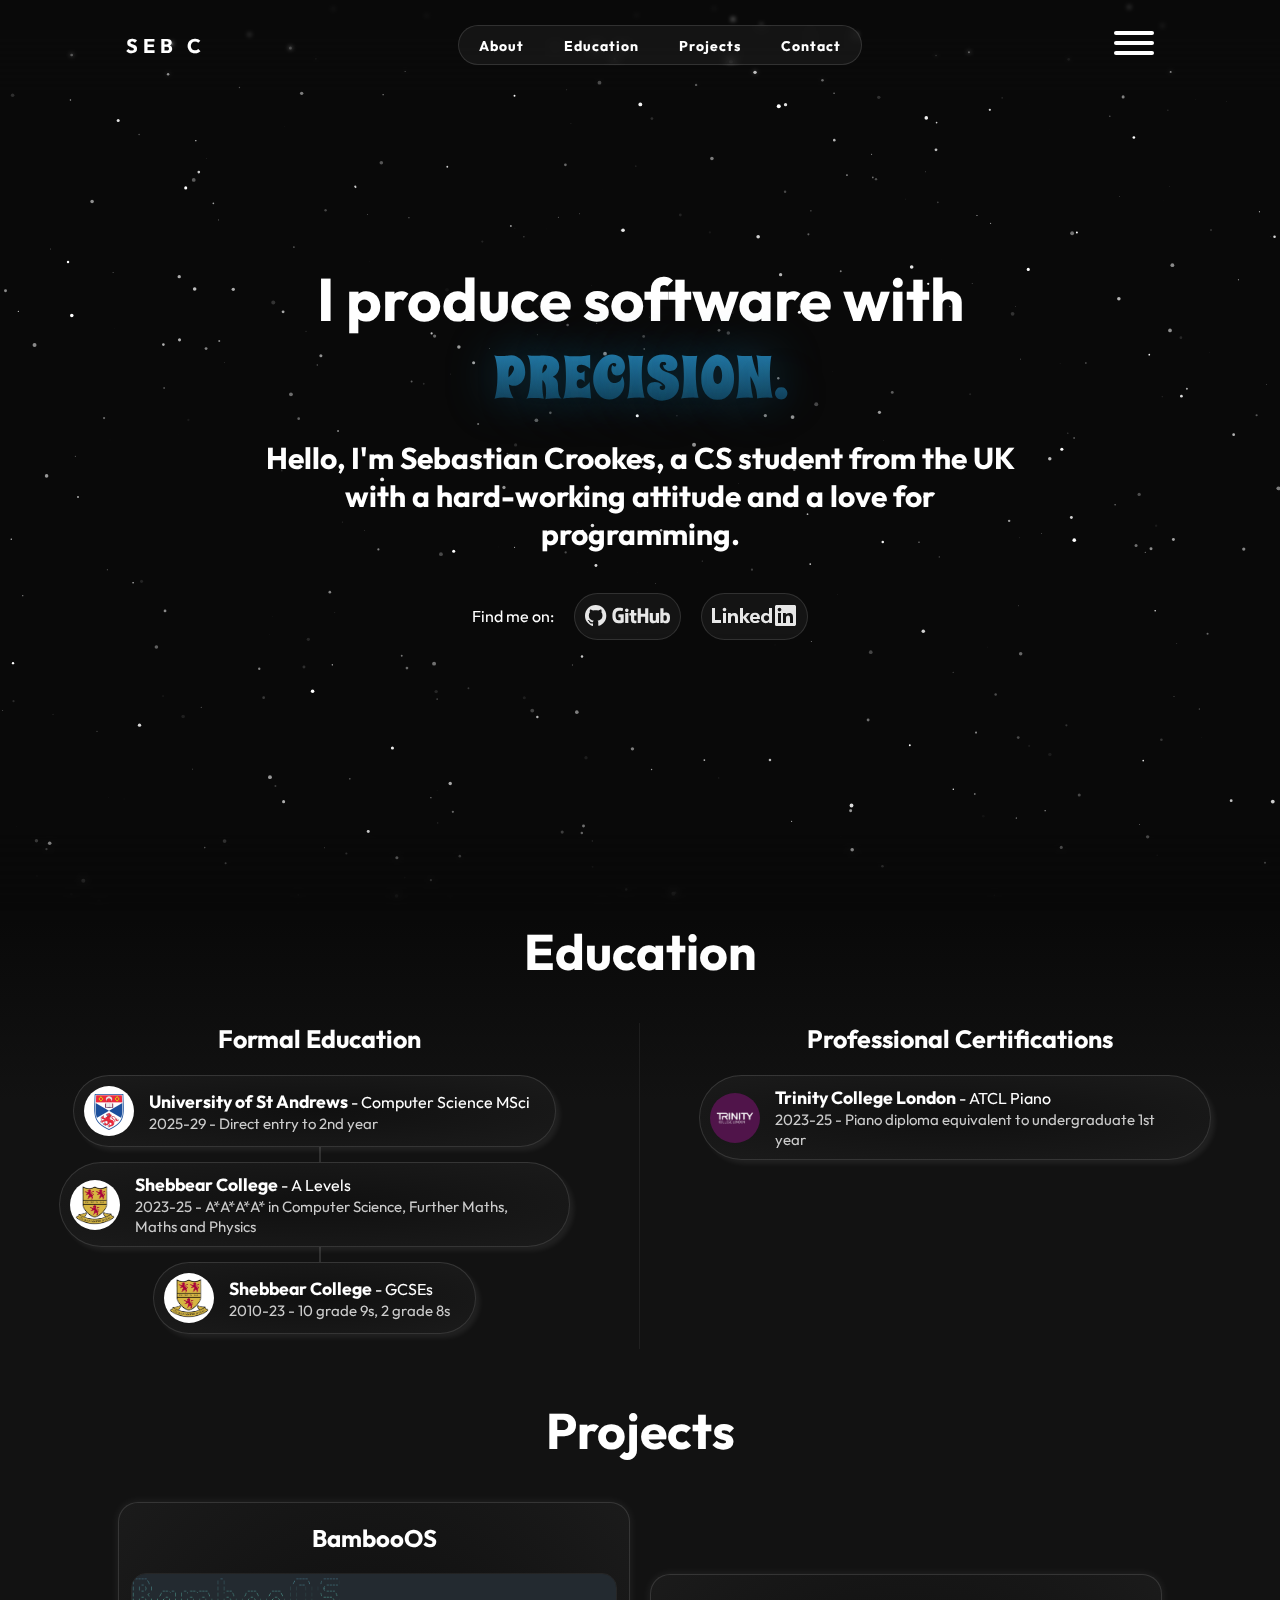
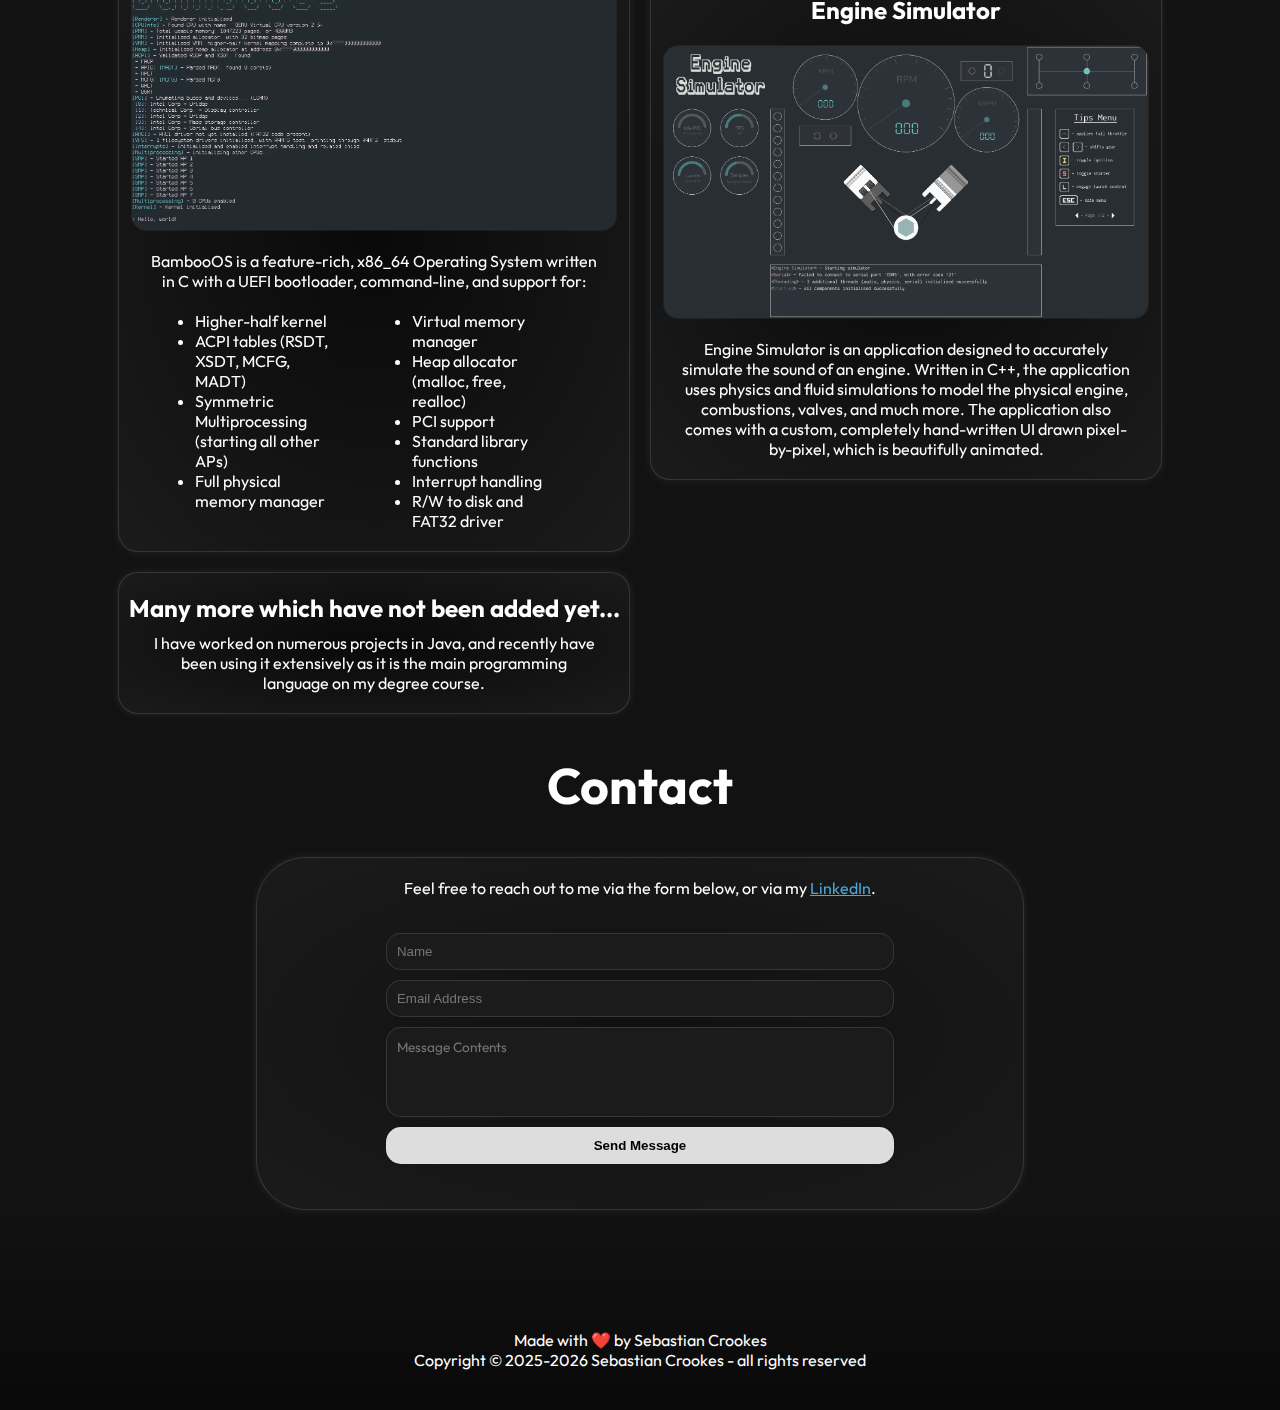
<file: index.html>
<!DOCTYPE html>
<html lang="en">
    <head>
        <meta charset="UTF-8">
        <meta http-equiv="X-UA-Compatible" content="IE=edge">
        <meta name="viewport" content="width=device-width, initial-scale=1.0">
        <title>Sebastian Crookes</title>

        <link href="styles.css" rel="stylesheet">

        <link rel="icon" href="favicon.png">

        <link rel="preconnect" href="https://fonts.googleapis.com">
        <link rel="preconnect" href="https://fonts.gstatic.com" crossorigin>

        <link href="https://fonts.googleapis.com/css2?family=Spicy+Rice&family=Outfit:wght@300&display=block" rel="stylesheet">

        <script type="text/javascript" src="script.js"></script>
        <script type="text/javascript" src="particles.js"></script>
        <script type="text/javascript" src="contact.js"></script>
    </head>
    <body>
        <div id="nav-blur"></div>
        
        <nav>
            <div class="logo unselectable">
                <h4>Seb C</h4>
            </div>

            <ul class="nav-links">
                <li><a class="nav-link" onclick="scrollToSection('top')">About</a></li>
                <li><a class="nav-link" onclick="scrollToSection('education-section')">Education</a></li>
                <li><a class="nav-link" onclick="scrollToSection('projects-section')">Projects</a></li>
                <li><a class="nav-link" onclick="scrollToSection('contact-section')">Contact</a></li>
            </ul>

            <div id="nav-menu-hamburger" onclick="openHamburgerMenu()">
                <svg viewBox="0 0 100 80" width="40" height="40">
                    <rect fill="white" width="100" height="10" rx="5" ry="5"></rect>
                    <rect fill="white" y="25" width="100" height="10" rx="5" ry="5"></rect>
                    <rect fill="white" y="50" width="100" height="10" rx="5" ry="5"></rect>
                </svg>
            </div>
        </nav>

        <div id="nav-menu-backdrop" onclick="closeHamburgerMenu()">
            <div id="nav-menu">
                <ul class="nav-menu-links">
                    <h1 id="nav-menu-title" class="unselectable">Options</h1>
                    <li><a class="nav-menu-link" onclick="scrollToSection('top')">About</a></li>
                    <li><a class="nav-menu-link" onclick="scrollToSection('education-section')">Education</a></li>
                    <li><a class="nav-menu-link" onclick="scrollToSection('projects-section')">Projects</a></li>
                    <li><a class="nav-menu-link" onclick="scrollToSection('contact-section')">Contact</a></li>
                </ul>
            </div>
        </div>

        <canvas id="particle-canvas"></canvas>

        <div id="welcome-section">
            <div id="welcome-container">
                
                <h1 id="welcome-title">I produce software with <span id="welcome-keywords">PRECISION.</span></h1>

                <h2 id="welcome-subtitle">Hello, I'm Sebastian Crookes, a CS student from the UK with a hard-working attitude and a love for programming. </h2>

                <div id="welcome-buttons">
                    <p style="text-wrap: nowrap;">Find me on:</p>
                    <a href="https://github.com/sebcrookes">
                        <div id="github-button">
                            <svg id="github-svg" xmlns="http://www.w3.org/2000/svg" color="white" transform="translate(0,1)" width="85px" height="21px" viewBox="0 0 367.4 90" class="footer-logo-mktg d-block" height="30"><g fill="currentColor" style="fill-opacity: 0.9;"><path d="m46.1 0c-25.5 0-46.1 20.6-46.1 46.1 0 20.4 13.2 37.7 31.5 43.8 2.3.4 3.2-1 3.2-2.2 0-1.1-.1-4.7-.1-8.6-11.6 2.1-14.6-2.8-15.5-5.4-.5-1.3-2.8-5.4-4.7-6.5-1.6-.9-3.9-3-.1-3.1 3.6-.1 6.2 3.3 7.1 4.7 4.2 7 10.8 5 13.4 3.8.4-3 1.6-5 2.9-6.2-10.3-1.2-21-5.1-21-22.8 0-5 1.8-9.2 4.7-12.4-.5-1.2-2.1-5.9.5-12.2 0 0 3.9-1.2 12.7 4.7 3.7-1 7.6-1.6 11.5-1.6s7.8.5 11.5 1.6c8.8-6 12.7-4.7 12.7-4.7 2.5 6.3.9 11.1.5 12.2 2.9 3.2 4.7 7.3 4.7 12.4 0 17.7-10.8 21.6-21.1 22.8 1.7 1.4 3.1 4.2 3.1 8.5 0 6.2-.1 11.1-.1 12.7 0 1.2.9 2.7 3.2 2.2 18.2-6.1 31.4-23.4 31.4-43.8.3-25.4-20.4-46-45.9-46z"></path><path d="m221.6 67.1h-.1zm0 0c-.5 0-1.8.3-3.2.3-4.4 0-5.9-2-5.9-4.6v-17.5h8.9c.5 0 .9-.4.9-1.1v-9.5c0-.5-.4-.9-.9-.9h-8.9v-11.7c0-.4-.3-.7-.8-.7h-12c-.5 0-.8.3-.8.7v12.1s-6.1 1.5-6.5 1.6-.7.5-.7.9v7.6c0 .6.4 1.1.9 1.1h6.2v18.3c0 13.6 9.5 15 16 15 3 0 6.5-.9 7.1-1.2.3-.1.5-.5.5-.9v-8.4c.1-.6-.3-1-.8-1.1zm132.2-12.2c0-10.1-4.1-11.4-8.4-11-3.3.2-6 1.9-6 1.9v19.6s2.7 1.9 6.8 2c5.8.2 7.6-1.9 7.6-12.5zm13.6-.9c0 19.1-6.2 24.6-17 24.6-9.1 0-14.1-4.6-14.1-4.6s-.2 2.6-.5 2.9c-.2.3-.4.4-.8.4h-8.3c-.6 0-1.1-.4-1.1-.9l.1-62c0-.5.4-.9.9-.9h11.9c.5 0 .9.4.9.9l-.1 20.9s4.6-3 11.3-3h.1c6.8-0 16.7 2.5 16.7 21.7zm-48.7-20.2h-11.7c-.6 0-.9.4-.9 1.1v30.3s-3.1 2.2-7.3 2.2-5.4-1.9-5.4-6.1v-26.5c0-.5-.4-.9-.9-.9h-11.9c-.5 0-.9.4-.9.9v28.5c0 12.3 6.9 15.3 16.3 15.3 7.8 0 14.1-4.3 14.1-4.3s.3 2.2.4 2.5.5.5.9.5h7.5c.6 0 .9-.4.9-.9l.1-41.7c-.1-.4-.6-.9-1.2-.9zm-132.2 0h-11.9c-.5 0-.9.5-.9 1.1v40.9c0 1.1.7 1.5 1.7 1.5h10.7c1.1 0 1.4-.5 1.4-1.5v-41.1c0-.5-.5-.9-1-.9zm-5.8-18.9c-4.3 0-7.7 3.4-7.7 7.7s3.4 7.7 7.7 7.7c4.2 0 7.6-3.4 7.6-7.7s-3.4-7.7-7.6-7.7zm92-1.4h-11.8c-.5 0-.9.4-.9.9v22.8h-18.5v-22.7c0-.5-.4-.9-.9-.9h-11.9c-.5 0-.9.4-.9.9v62c0 .5.5.9.9.9h11.9c.5 0 .9-.4.9-.9v-26.6h18.5l-.1 26.5c0 .5.4.9.9.9h11.9c.5 0 .9-.4.9-.9v-62c0-.4-.4-.9-.9-.9zm-105.3 27.5v32c0 .2-.1.6-.3.7 0 0-7 5-18.5 5-13.9 0-30.3-4.4-30.3-33 0-28.7 14.4-34.6 28.4-34.5 12.2 0 17.1 2.7 17.8 3.2.2.3.3.5.3.8l-2.3 9.9c0 .5-.5 1.1-1.1.9-2-.6-5-1.8-12.1-1.8-8.2 0-17 2.3-17 20.8s8.4 20.6 14.4 20.6c5.1 0 7-.6 7-.6v-12.8h-8.2c-.6 0-1.1-.4-1.1-.9v-10.3c0-.5.4-.9 1.1-.9h20.9c.6-.1 1 .4 1 .9z"></path></g></svg>
                        </div>
                    </a>

                    <a href="https://uk.linkedin.com/in/sebastian-crookes">
                        <div id="linkedin-button">
                            <svg id="linkedin-svg" transform="translate(0, 1)" width="85px" height="21px" xmlns="http://www.w3.org/2000/svg" xmlns:xlink="http://www.w3.org/1999/xlink" preserveAspectRatio="xMinYMin meet" version="1.1" focusable="false" class="lazy-loaded" aria-busy="false">
                                <g style="color: white; fill-opacity: 0.9">
                                    <g>
                                        <g class="inbug" stroke="none" stroke-width="1" fill="none" fill-rule="evenodd">
                                        <path d="M19.479,0 L1.583,0 C0.727,0 0,0.677 0,1.511 L0,19.488 C0,20.323 0.477,21 1.333,21 L19.229,21 C20.086,21 21,20.323 21,19.488 L21,1.511 C21,0.677 20.336,0 19.479,0" class="bug-text-color" transform="translate(63.000000, 0.000000)"></path>
                                        <path d="M82.479,0 L64.583,0 C63.727,0 63,0.677 63,1.511 L63,19.488 C63,20.323 63.477,21 64.333,21 L82.229,21 C83.086,21 84,20.323 84,19.488 L84,1.511 C84,0.677 83.336,0 82.479,0 Z M71,8 L73.827,8 L73.827,9.441 L73.858,9.441 C74.289,8.664 75.562,7.875 77.136,7.875 C80.157,7.875 81,9.479 81,12.45 L81,18 L78,18 L78,12.997 C78,11.667 77.469,10.5 76.227,10.5 C74.719,10.5 74,11.521 74,13.197 L74,18 L71,18 L71,8 Z M66,18 L69,18 L69,8 L66,8 L66,18 Z M69.375,4.5 C69.375,5.536 68.536,6.375 67.5,6.375 C66.464,6.375 65.625,5.536 65.625,4.5 C65.625,3.464 66.464,2.625 67.5,2.625 C68.536,2.625 69.375,3.464 69.375,4.5 Z" class="background" fill="currentColor"></path>
                                        </g>
                                        <g class="linkedin-text">
                                        <path d="M60,18 L57.2,18 L57.2,16.809 L57.17,16.809 C56.547,17.531 55.465,18.125 53.631,18.125 C51.131,18.125 48.978,16.244 48.978,13.011 C48.978,9.931 51.1,7.875 53.725,7.875 C55.35,7.875 56.359,8.453 56.97,9.191 L57,9.191 L57,3 L60,3 L60,18 Z M54.479,10.125 C52.764,10.125 51.8,11.348 51.8,12.974 C51.8,14.601 52.764,15.875 54.479,15.875 C56.196,15.875 57.2,14.634 57.2,12.974 C57.2,11.268 56.196,10.125 54.479,10.125 L54.479,10.125 Z" fill="currentColor"></path>
                                        <path d="M47.6611,16.3889 C46.9531,17.3059 45.4951,18.1249 43.1411,18.1249 C40.0001,18.1249 38.0001,16.0459 38.0001,12.7779 C38.0001,9.8749 39.8121,7.8749 43.2291,7.8749 C46.1801,7.8749 48.0001,9.8129 48.0001,13.2219 C48.0001,13.5629 47.9451,13.8999 47.9451,13.8999 L40.8311,13.8999 L40.8481,14.2089 C41.0451,15.0709 41.6961,16.1249 43.1901,16.1249 C44.4941,16.1249 45.3881,15.4239 45.7921,14.8749 L47.6611,16.3889 Z M45.1131,11.9999 C45.1331,10.9449 44.3591,9.8749 43.1391,9.8749 C41.6871,9.8749 40.9121,11.0089 40.8311,11.9999 L45.1131,11.9999 Z" fill="currentColor"></path>
                                        <polygon fill="currentColor" points="38 8 34.5 8 31 12 31 3 28 3 28 18 31 18 31 13 34.699 18 38.241 18 34 12.533"></polygon>
                                        <path d="M16,8 L18.827,8 L18.827,9.441 L18.858,9.441 C19.289,8.664 20.562,7.875 22.136,7.875 C25.157,7.875 26,9.792 26,12.45 L26,18 L23,18 L23,12.997 C23,11.525 22.469,10.5 21.227,10.5 C19.719,10.5 19,11.694 19,13.197 L19,18 L16,18 L16,8 Z" fill="currentColor"></path>
                                        <path d="M11,18 L14,18 L14,8 L11,8 L11,18 Z M12.501,6.3 C13.495,6.3 14.3,5.494 14.3,4.5 C14.3,3.506 13.495,2.7 12.501,2.7 C11.508,2.7 10.7,3.506 10.7,4.5 C10.7,5.494 11.508,6.3 12.501,6.3 Z" fill="currentColor"></path>
                                        <polygon fill="currentColor" points="3 3 0 3 0 18 9 18 9 15 3 15"></polygon>
                                        </g>
                                    </g>
                                </g>
                            </svg>
                        </div>
                    </a>
                </div>
            </div>
        </div>

        <div id="about-section">
            <div id="welcome-bottom-blur"></div>
            <div id="education-section">
                <h1 id="education-title" class="unselectable">Education</h2>

                <div id="education-subsections">
                    <ul id="formal-education-list">
                        <h2 id="formal-education-title">Formal Education</h2>
                        <div class="education-connecting-line"></div>
                        <li>
                            <img src="images/st-andrews-crest.png" role="presentation" alt="">
                            <div class="studied-contents">
                                <span class="institution">University of St Andrews</span> - 
                                <span class="studied-title">Computer Science MSci</span><br>
                                <span class="studied-subtext">
                                    2025-29 - 
                                    <span class="studied-details">Direct entry to 2nd year</span>
                                    <span class="studied-min-details"><span style="text-decoration: underline; color: #4aa8d9;">see more</span></span>
                                </span>
                            </div>
                        </li>
                        <li>
                            <img src="images/shebbear-college-crest.jpg" role="presentation" alt="">
                            <div class="studied-contents">
                                <span class="institution">Shebbear College</span> - 
                                <span class="studied-title">A Levels</span><br>
                                <span class="studied-subtext">
                                    2023-25 - 
                                    <span class="studied-details">A*A*A*A* in Computer Science, Further Maths, Maths and Physics</span>
                                    <span class="studied-min-details"><span style="color: #DBDBDB;">4 A*s</span> - <span style="text-decoration: underline; color: #4aa8d9;">see more</span></span>
                                </span>
                            </div>
                        </li>
                        <li>
                            <img src="images/shebbear-college-crest.jpg" role="presentation" alt="">
                            <div class="studied-contents">
                                <span class="institution">Shebbear College</span> - 
                                <span class="studied-title">GCSEs</span><br>
                                <span class="studied-subtext">
                                    2010-23 - 
                                    <span class="studied-details">10 grade 9s, 2 grade 8s</span>
                                    <span class="studied-min-details"><span style="text-decoration: underline; color: #4aa8d9;">see more</span></span>
                                </span>
                            </div>
                        </li>
                    </ul>

                    <ul id="prof-cert-list">
                        <h2 id="prof-cert-title">Professional Certifications</h2>
                        <li>
                            <img src="images/trinity-college-london-logo.jpg" role="presentation" alt="">
                            <div class="studied-contents">
                                <span class="institution">Trinity College London</span> - 
                                <span class="studied-title">ATCL Piano</span><br>
                                <span class="studied-subtext">
                                    2023-25 - 
                                    <span class="studied-details">Piano diploma equivalent to undergraduate 1st year</span>
                                    <span class="studied-min-details"><span style="text-decoration: underline; color: #4aa8d9;">see more</span></span>
                                </span>
                            </div>
                        </li>
                    </ul>
                </div>
            </div>

            <div id="projects-section">
                <h1 id="projects-title" class="unselectable">Projects</h1>
                
                <ul id="projects-list">
                    <li><div class="project">
                        <h2 class="project-title">BambooOS</h2>
                        <div class="project-contents">
                            <img class="project-image undraggable" draggable="false" id="bamboo-os-image" src="images/bamboo-os.png" onclick="enlargeImage('bamboo-os-image');" alt="Screenshot of homemade operating system, called BambooOS">
                            <div class="project-description">BambooOS is a feature-rich, x86_64 Operating System written in C with a UEFI bootloader, command-line, and support for:<br><br>
                                <ul id="bamboo-os-list">
                                    <li>Higher-half kernel</li>
                                    <li>ACPI tables (RSDT, XSDT, MCFG, MADT)</li>
                                    <li>Symmetric Multiprocessing (starting all other APs)</li>
                                    <li>Full physical memory manager</li>
                                    <li>Virtual memory manager</li>
                                    <li>Heap allocator (malloc, free, realloc)</li>
                                    <li>PCI support</li>
                                    <li>Standard library functions</li>
                                    <li>Interrupt handling</li>
                                    <li>R/W to disk and FAT32 driver</li>
                                </ul>
                            </div>
                        </div>
                    </div></li>
                    
                    <li><div class="project">
                        <h2 class="project-title">Engine Simulator</h2>
                        <div class="project-contents">
                            <img class="project-image undraggable" draggable="false" id="engine-sim-image" src="images/engine-simulator.png" onclick="enlargeImage('engine-sim-image');" alt="Screenshot of application which produces engine sounds">
                            <div class="project-description">
                                Engine Simulator is an application designed to accurately simulate the sound of an engine.
                                Written in C++, the application uses physics and fluid simulations to model the physical engine, combustions, valves, and much more.
                                The application also comes with a custom, completely hand-written UI drawn pixel-by-pixel, which is beautifully animated.
                            </div>
                        </div>
                    </div></li>

                    <li><div class="project">
                        <h2 class="project-title">Many more which have not been added yet...</h2>
                        <div class="project-contents">
                            <div class="project-description">
                                I have worked on numerous projects in Java, and recently have been using it extensively as it is the main programming language on my degree course.
                            </div>
                        </div>
                    </div></li>
                </ul>
            </div>

            <div id="contact-section">
                <h1 id="contact-title" class="unselectable">Contact</h1>
                
                <div id="contact-subsection">
                    <form method="POST" id="contact-form">

                        <p style="text-align: center;">Feel free to reach out to me via the form below, or via my <a style="color: #4aa8d9;" href="https://uk.linkedin.com/in/sebastian-crookes">LinkedIn</a>.</p><br>

                        <input type="hidden" name="access_key" value="00af105a-25b4-4d43-842e-cfdf215f8506">

                        <input type="hidden" name="from_name" value="Website Contact">

                        <input type="text" name="name" placeholder="Name" required>
                        <input type="email" name="email" placeholder="Email Address" required>
                        <textarea name="message" maxlength="500" placeholder="Message Contents" required></textarea>

                        <input type="checkbox" name="botcheck" class="hidden" style="display: none;">

                        <button type="submit">Send Message</button>

                        <p id="result" style="text-align: center;"></p>
                    </form>
                </div>
            </div>
        </div>

        <footer>
            <div id="footer-content">Made with ❤️️ by Sebastian Crookes<br>Copyright © 2025-2026 Sebastian Crookes - all rights reserved</div>
        </footer>

        <noscript>
            <div id="no-script-message">
                ‼️ - Please enable JavaScript
            </div>
        </noscript>
    </body>
</html>
</file>
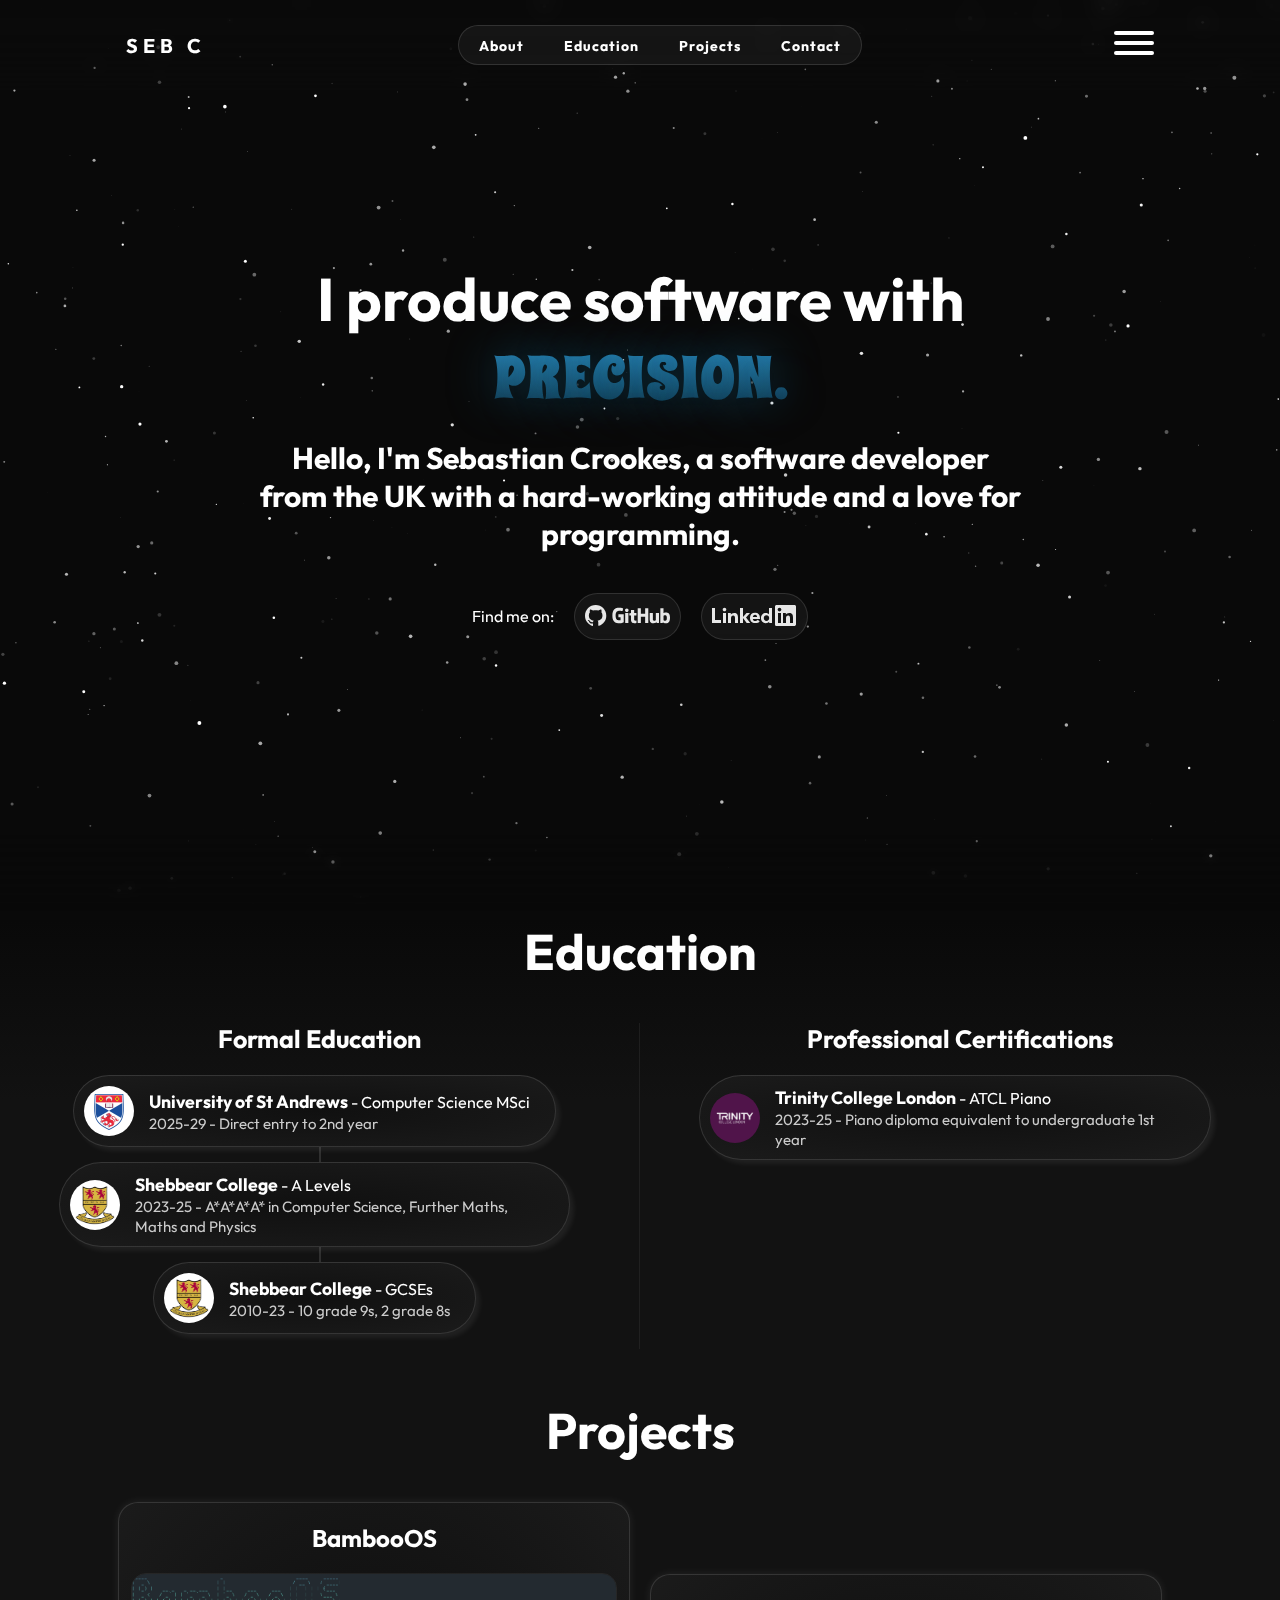
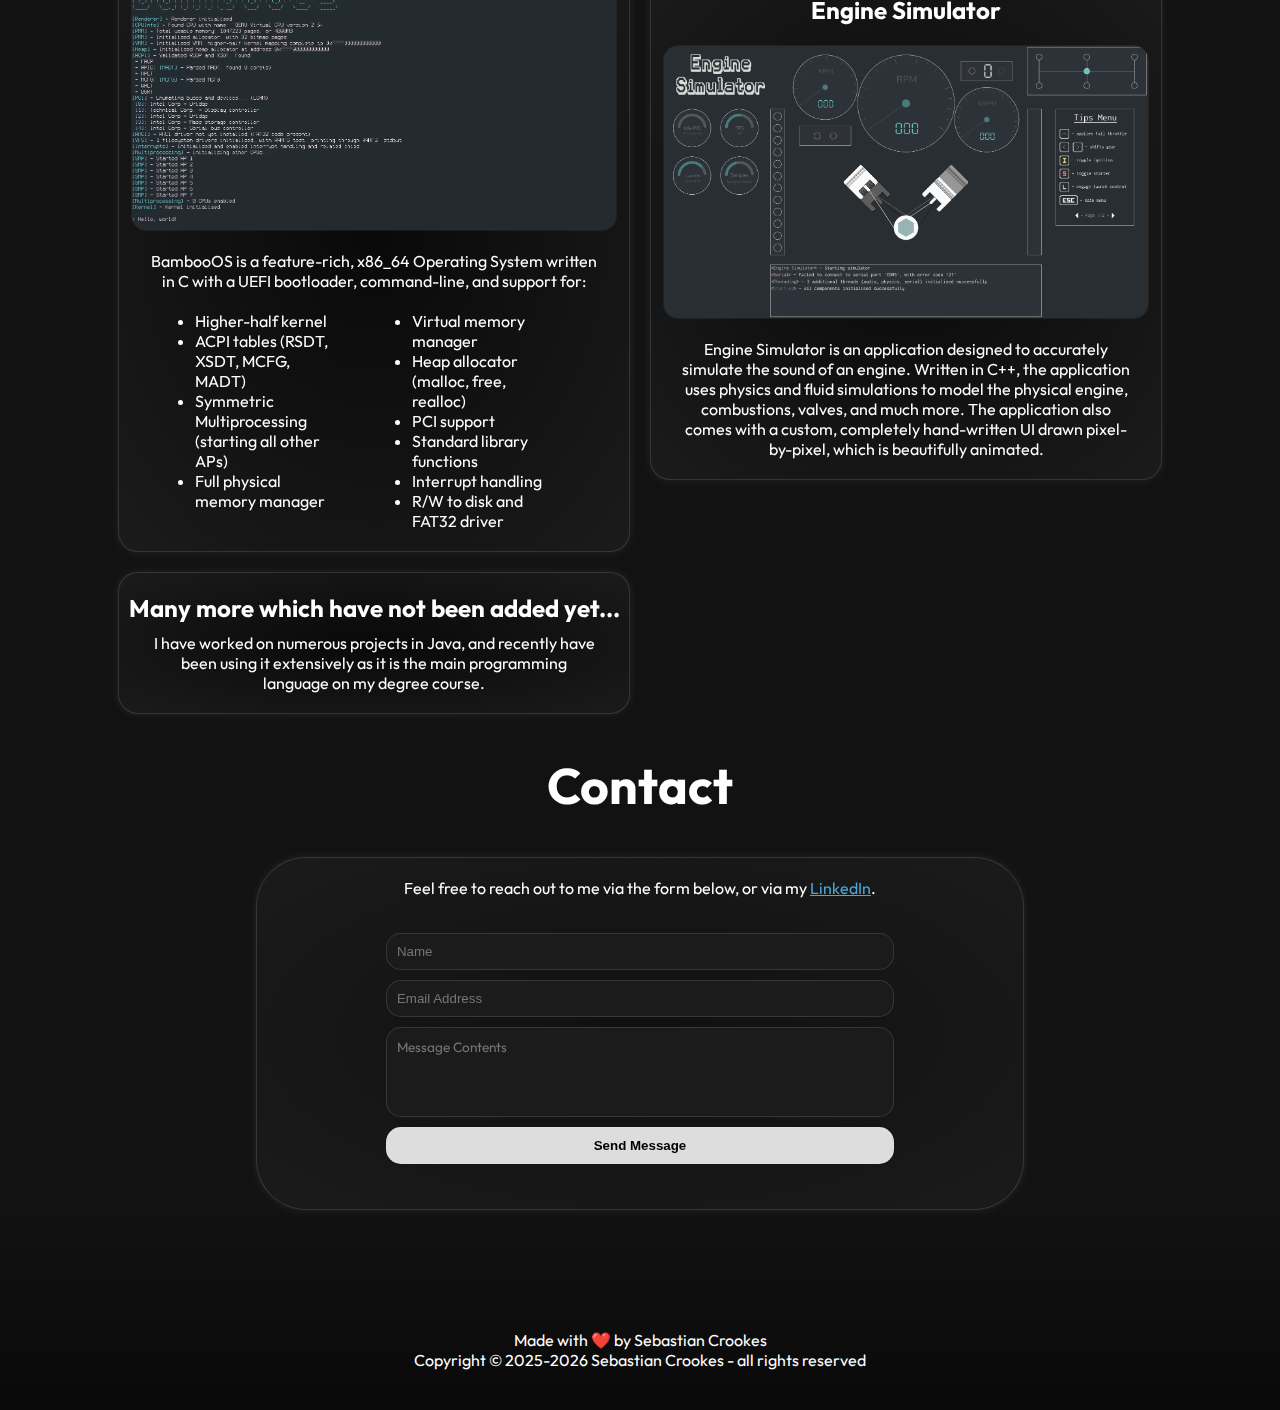
<file: public/index.html>
<!DOCTYPE html>
<html lang="en">
    <head>
        <meta charset="UTF-8">
        <meta http-equiv="X-UA-Compatible" content="IE=edge">
        <meta name="viewport" content="width=device-width, initial-scale=1.0">
        <title>Sebastian Crookes</title>

        <link href="styles.css" rel="stylesheet">

        <link rel="icon" href="favicon.png">

        <link rel="preconnect" href="https://fonts.googleapis.com">
        <link rel="preconnect" href="https://fonts.gstatic.com" crossorigin>

        <link href="https://fonts.googleapis.com/css2?family=Spicy+Rice&family=Outfit:wght@300&display=block" rel="stylesheet">

        <script type="text/javascript" src="script.js"></script>
        <script type="text/javascript" src="particles.js"></script>
        <script type="text/javascript" src="contact.js"></script>
    </head>
    <body>
        <div id="nav-blur">
            <div></div>
        </div>
        
        <nav>
            <div class="logo unselectable">
                <h4>Seb C</h4>
            </div>

            <ul class="nav-links">
                <li><a class="nav-link" onclick="scrollToSection('top')">About</a></li>
                <li><a class="nav-link" onclick="scrollToSection('education-section')">Education</a></li>
                <li><a class="nav-link" onclick="scrollToSection('projects-section')">Projects</a></li>
                <li><a class="nav-link" onclick="scrollToSection('contact-section')">Contact</a></li>
            </ul>

            <div id="nav-menu-hamburger" onclick="openHamburgerMenu()">
                <svg viewBox="0 0 100 80" width="40" height="40">
                    <rect fill="white" width="100" height="10" rx="5" ry="5"></rect>
                    <rect fill="white" y="25" width="100" height="10" rx="5" ry="5"></rect>
                    <rect fill="white" y="50" width="100" height="10" rx="5" ry="5"></rect>
                </svg>
            </div>
        </nav>

        <div id="nav-menu-backdrop" onclick="closeHamburgerMenu()">
            <div id="nav-menu">
                <ul class="nav-menu-links">
                    <h1 id="nav-menu-title" class="unselectable">Options</h1>
                    <li><a class="nav-menu-link" onclick="scrollToSection('top')">About</a></li>
                    <li><a class="nav-menu-link" onclick="scrollToSection('education-section')">Education</a></li>
                    <li><a class="nav-menu-link" onclick="scrollToSection('projects-section')">Projects</a></li>
                    <li><a class="nav-menu-link" onclick="scrollToSection('contact-section')">Contact</a></li>
                </ul>
            </div>
        </div>

        <canvas id="particle-canvas"></canvas>

        <div id="welcome-section">
            <div id="welcome-container">
                
                <h1 id="welcome-title">I produce software with <span id="welcome-keywords">PRECISION.</span></h1>

                <h2 id="welcome-subtitle">Hello, I'm Sebastian Crookes, a software developer from the UK with a hard-working attitude and a love for programming. </h2>

                <div id="welcome-buttons">
                    <p style="text-wrap: nowrap;">Find me on:</p>
                    <a href="https://github.com/sebcrookes">
                        <div id="github-button">
                            <svg id="github-svg" xmlns="http://www.w3.org/2000/svg" color="white" transform="translate(0,1)" width="85px" height="21px" viewBox="0 0 367.4 90" class="footer-logo-mktg d-block" height="30"><g fill="currentColor" style="fill-opacity: 0.9;"><path d="m46.1 0c-25.5 0-46.1 20.6-46.1 46.1 0 20.4 13.2 37.7 31.5 43.8 2.3.4 3.2-1 3.2-2.2 0-1.1-.1-4.7-.1-8.6-11.6 2.1-14.6-2.8-15.5-5.4-.5-1.3-2.8-5.4-4.7-6.5-1.6-.9-3.9-3-.1-3.1 3.6-.1 6.2 3.3 7.1 4.7 4.2 7 10.8 5 13.4 3.8.4-3 1.6-5 2.9-6.2-10.3-1.2-21-5.1-21-22.8 0-5 1.8-9.2 4.7-12.4-.5-1.2-2.1-5.9.5-12.2 0 0 3.9-1.2 12.7 4.7 3.7-1 7.6-1.6 11.5-1.6s7.8.5 11.5 1.6c8.8-6 12.7-4.7 12.7-4.7 2.5 6.3.9 11.1.5 12.2 2.9 3.2 4.7 7.3 4.7 12.4 0 17.7-10.8 21.6-21.1 22.8 1.7 1.4 3.1 4.2 3.1 8.5 0 6.2-.1 11.1-.1 12.7 0 1.2.9 2.7 3.2 2.2 18.2-6.1 31.4-23.4 31.4-43.8.3-25.4-20.4-46-45.9-46z"></path><path d="m221.6 67.1h-.1zm0 0c-.5 0-1.8.3-3.2.3-4.4 0-5.9-2-5.9-4.6v-17.5h8.9c.5 0 .9-.4.9-1.1v-9.5c0-.5-.4-.9-.9-.9h-8.9v-11.7c0-.4-.3-.7-.8-.7h-12c-.5 0-.8.3-.8.7v12.1s-6.1 1.5-6.5 1.6-.7.5-.7.9v7.6c0 .6.4 1.1.9 1.1h6.2v18.3c0 13.6 9.5 15 16 15 3 0 6.5-.9 7.1-1.2.3-.1.5-.5.5-.9v-8.4c.1-.6-.3-1-.8-1.1zm132.2-12.2c0-10.1-4.1-11.4-8.4-11-3.3.2-6 1.9-6 1.9v19.6s2.7 1.9 6.8 2c5.8.2 7.6-1.9 7.6-12.5zm13.6-.9c0 19.1-6.2 24.6-17 24.6-9.1 0-14.1-4.6-14.1-4.6s-.2 2.6-.5 2.9c-.2.3-.4.4-.8.4h-8.3c-.6 0-1.1-.4-1.1-.9l.1-62c0-.5.4-.9.9-.9h11.9c.5 0 .9.4.9.9l-.1 20.9s4.6-3 11.3-3h.1c6.8-0 16.7 2.5 16.7 21.7zm-48.7-20.2h-11.7c-.6 0-.9.4-.9 1.1v30.3s-3.1 2.2-7.3 2.2-5.4-1.9-5.4-6.1v-26.5c0-.5-.4-.9-.9-.9h-11.9c-.5 0-.9.4-.9.9v28.5c0 12.3 6.9 15.3 16.3 15.3 7.8 0 14.1-4.3 14.1-4.3s.3 2.2.4 2.5.5.5.9.5h7.5c.6 0 .9-.4.9-.9l.1-41.7c-.1-.4-.6-.9-1.2-.9zm-132.2 0h-11.9c-.5 0-.9.5-.9 1.1v40.9c0 1.1.7 1.5 1.7 1.5h10.7c1.1 0 1.4-.5 1.4-1.5v-41.1c0-.5-.5-.9-1-.9zm-5.8-18.9c-4.3 0-7.7 3.4-7.7 7.7s3.4 7.7 7.7 7.7c4.2 0 7.6-3.4 7.6-7.7s-3.4-7.7-7.6-7.7zm92-1.4h-11.8c-.5 0-.9.4-.9.9v22.8h-18.5v-22.7c0-.5-.4-.9-.9-.9h-11.9c-.5 0-.9.4-.9.9v62c0 .5.5.9.9.9h11.9c.5 0 .9-.4.9-.9v-26.6h18.5l-.1 26.5c0 .5.4.9.9.9h11.9c.5 0 .9-.4.9-.9v-62c0-.4-.4-.9-.9-.9zm-105.3 27.5v32c0 .2-.1.6-.3.7 0 0-7 5-18.5 5-13.9 0-30.3-4.4-30.3-33 0-28.7 14.4-34.6 28.4-34.5 12.2 0 17.1 2.7 17.8 3.2.2.3.3.5.3.8l-2.3 9.9c0 .5-.5 1.1-1.1.9-2-.6-5-1.8-12.1-1.8-8.2 0-17 2.3-17 20.8s8.4 20.6 14.4 20.6c5.1 0 7-.6 7-.6v-12.8h-8.2c-.6 0-1.1-.4-1.1-.9v-10.3c0-.5.4-.9 1.1-.9h20.9c.6-.1 1 .4 1 .9z"></path></g></svg>
                        </div>
                    </a>

                    <a href="https://uk.linkedin.com/in/sebastian-crookes">
                        <div id="linkedin-button">
                            <svg id="linkedin-svg" transform="translate(0, 1)" width="85px" height="21px" xmlns="http://www.w3.org/2000/svg" xmlns:xlink="http://www.w3.org/1999/xlink" preserveAspectRatio="xMinYMin meet" version="1.1" focusable="false" class="lazy-loaded" aria-busy="false">
                                <g style="color: white; fill-opacity: 0.9">
                                    <g>
                                        <g class="inbug" stroke="none" stroke-width="1" fill="none" fill-rule="evenodd">
                                        <path d="M19.479,0 L1.583,0 C0.727,0 0,0.677 0,1.511 L0,19.488 C0,20.323 0.477,21 1.333,21 L19.229,21 C20.086,21 21,20.323 21,19.488 L21,1.511 C21,0.677 20.336,0 19.479,0" class="bug-text-color" transform="translate(63.000000, 0.000000)"></path>
                                        <path d="M82.479,0 L64.583,0 C63.727,0 63,0.677 63,1.511 L63,19.488 C63,20.323 63.477,21 64.333,21 L82.229,21 C83.086,21 84,20.323 84,19.488 L84,1.511 C84,0.677 83.336,0 82.479,0 Z M71,8 L73.827,8 L73.827,9.441 L73.858,9.441 C74.289,8.664 75.562,7.875 77.136,7.875 C80.157,7.875 81,9.479 81,12.45 L81,18 L78,18 L78,12.997 C78,11.667 77.469,10.5 76.227,10.5 C74.719,10.5 74,11.521 74,13.197 L74,18 L71,18 L71,8 Z M66,18 L69,18 L69,8 L66,8 L66,18 Z M69.375,4.5 C69.375,5.536 68.536,6.375 67.5,6.375 C66.464,6.375 65.625,5.536 65.625,4.5 C65.625,3.464 66.464,2.625 67.5,2.625 C68.536,2.625 69.375,3.464 69.375,4.5 Z" class="background" fill="currentColor"></path>
                                        </g>
                                        <g class="linkedin-text">
                                        <path d="M60,18 L57.2,18 L57.2,16.809 L57.17,16.809 C56.547,17.531 55.465,18.125 53.631,18.125 C51.131,18.125 48.978,16.244 48.978,13.011 C48.978,9.931 51.1,7.875 53.725,7.875 C55.35,7.875 56.359,8.453 56.97,9.191 L57,9.191 L57,3 L60,3 L60,18 Z M54.479,10.125 C52.764,10.125 51.8,11.348 51.8,12.974 C51.8,14.601 52.764,15.875 54.479,15.875 C56.196,15.875 57.2,14.634 57.2,12.974 C57.2,11.268 56.196,10.125 54.479,10.125 L54.479,10.125 Z" fill="currentColor"></path>
                                        <path d="M47.6611,16.3889 C46.9531,17.3059 45.4951,18.1249 43.1411,18.1249 C40.0001,18.1249 38.0001,16.0459 38.0001,12.7779 C38.0001,9.8749 39.8121,7.8749 43.2291,7.8749 C46.1801,7.8749 48.0001,9.8129 48.0001,13.2219 C48.0001,13.5629 47.9451,13.8999 47.9451,13.8999 L40.8311,13.8999 L40.8481,14.2089 C41.0451,15.0709 41.6961,16.1249 43.1901,16.1249 C44.4941,16.1249 45.3881,15.4239 45.7921,14.8749 L47.6611,16.3889 Z M45.1131,11.9999 C45.1331,10.9449 44.3591,9.8749 43.1391,9.8749 C41.6871,9.8749 40.9121,11.0089 40.8311,11.9999 L45.1131,11.9999 Z" fill="currentColor"></path>
                                        <polygon fill="currentColor" points="38 8 34.5 8 31 12 31 3 28 3 28 18 31 18 31 13 34.699 18 38.241 18 34 12.533"></polygon>
                                        <path d="M16,8 L18.827,8 L18.827,9.441 L18.858,9.441 C19.289,8.664 20.562,7.875 22.136,7.875 C25.157,7.875 26,9.792 26,12.45 L26,18 L23,18 L23,12.997 C23,11.525 22.469,10.5 21.227,10.5 C19.719,10.5 19,11.694 19,13.197 L19,18 L16,18 L16,8 Z" fill="currentColor"></path>
                                        <path d="M11,18 L14,18 L14,8 L11,8 L11,18 Z M12.501,6.3 C13.495,6.3 14.3,5.494 14.3,4.5 C14.3,3.506 13.495,2.7 12.501,2.7 C11.508,2.7 10.7,3.506 10.7,4.5 C10.7,5.494 11.508,6.3 12.501,6.3 Z" fill="currentColor"></path>
                                        <polygon fill="currentColor" points="3 3 0 3 0 18 9 18 9 15 3 15"></polygon>
                                        </g>
                                    </g>
                                </g>
                            </svg>
                        </div>
                    </a>
                </div>
            </div>
        </div>

        <div id="about-section">
            <div id="welcome-bottom-blur"></div>
            <div id="education-section">
                <h1 id="education-title" class="unselectable">Education</h2>

                <div id="education-subsections">
                    <ul id="formal-education-list">
                        <h2 id="formal-education-title">Formal Education</h2>
                        <div class="education-connecting-line"></div>
                        <li>
                            <img src="images/st-andrews-crest.png" role="presentation" alt="">
                            <div class="studied-contents">
                                <span class="institution">University of St Andrews</span> - 
                                <span class="studied-title">Computer Science MSci</span><br>
                                <span class="studied-subtext">
                                    2025-29 - 
                                    <span class="studied-details">Direct entry to 2nd year</span>
                                    <span class="studied-min-details"><span style="text-decoration: underline; color: #4aa8d9;">see more</span></span>
                                </span>
                            </div>
                        </li>
                        <li>
                            <img src="images/shebbear-college-crest.jpg" role="presentation" alt="">
                            <div class="studied-contents">
                                <span class="institution">Shebbear College</span> - 
                                <span class="studied-title">A Levels</span><br>
                                <span class="studied-subtext">
                                    2023-25 - 
                                    <span class="studied-details">A*A*A*A* in Computer Science, Further Maths, Maths and Physics</span>
                                    <span class="studied-min-details"><span style="color: #DBDBDB;">4 A*s</span> - <span style="text-decoration: underline; color: #4aa8d9;">see more</span></span>
                                </span>
                            </div>
                        </li>
                        <li>
                            <img src="images/shebbear-college-crest.jpg" role="presentation" alt="">
                            <div class="studied-contents">
                                <span class="institution">Shebbear College</span> - 
                                <span class="studied-title">GCSEs</span><br>
                                <span class="studied-subtext">
                                    2010-23 - 
                                    <span class="studied-details">10 grade 9s, 2 grade 8s</span>
                                    <span class="studied-min-details"><span style="text-decoration: underline; color: #4aa8d9;">see more</span></span>
                                </span>
                            </div>
                        </li>
                    </ul>

                    <ul id="prof-cert-list">
                        <h2 id="prof-cert-title">Professional Certifications</h2>
                        <li>
                            <img src="images/trinity-college-london-logo.jpg" role="presentation" alt="">
                            <div class="studied-contents">
                                <span class="institution">Trinity College London</span> - 
                                <span class="studied-title">ATCL Piano</span><br>
                                <span class="studied-subtext">2023-25 - Piano diploma equivalent to undergraduate 1st year</span>
                            </div>
                        </li>
                    </ul>
                </div>
            </div>

            <div id="projects-section">
                <h1 id="projects-title" class="unselectable">Projects</h1>
                
                <ul id="projects-list">
                    <li><div class="project">
                        <h2 class="project-title">BambooOS</h2>
                        <div class="project-contents">
                            <img class="project-image undraggable" draggable="false" id="bamboo-os-image" src="images/bamboo-os.png" onclick="enlargeImage('bamboo-os-image');" alt="Screenshot of homemade operating system, called BambooOS">
                            <div class="project-description">BambooOS is a feature-rich, x86_64 Operating System written in C with a UEFI bootloader, command-line, and support for:<br><br>
                                <ul id="bamboo-os-list">
                                    <li>Higher-half kernel</li>
                                    <li>ACPI tables (RSDT, XSDT, MCFG, MADT)</li>
                                    <li>Symmetric Multiprocessing (starting all other APs)</li>
                                    <li>Full physical memory manager</li>
                                    <li>Virtual memory manager</li>
                                    <li>Heap allocator (malloc, free, realloc)</li>
                                    <li>PCI support</li>
                                    <li>Standard library functions</li>
                                    <li>Interrupt handling</li>
                                    <li>R/W to disk and FAT32 driver</li>
                                </ul>
                            </div>
                        </div>
                    </div></li>
                    
                    <li><div class="project">
                        <h2 class="project-title">Engine Simulator</h2>
                        <div class="project-contents">
                            <img class="project-image undraggable" draggable="false" id="engine-sim-image" src="images/engine-simulator.png" onclick="enlargeImage('engine-sim-image');" alt="Screenshot of application which produces engine sounds">
                            <div class="project-description">
                                Engine Simulator is an application designed to accurately simulate the sound of an engine.
                                Written in C++, the application uses physics and fluid simulations to model the physical engine, combustions, valves, and much more.
                                The application also comes with a custom, completely hand-written UI drawn pixel-by-pixel, which is beautifully animated.
                            </div>
                        </div>
                    </div></li>

                    <li><div class="project">
                        <h2 class="project-title">Many more which have not been added yet...</h2>
                        <div class="project-contents">
                            <div class="project-description">
                                I have worked on numerous projects in Java, and recently have been using it extensively as it is the main programming language on my degree course.
                            </div>
                        </div>
                    </div></li>
                </ul>
            </div>

            <div id="contact-section">
                <h1 id="contact-title" class="unselectable">Contact</h1>
                
                <div id="contact-subsection">
                    <form method="POST" id="contact-form">

                        <p style="text-align: center;">Feel free to reach out to me via the form below, or via my <a style="color: #4aa8d9;" href="https://uk.linkedin.com/in/sebastian-crookes">LinkedIn</a>.</p><br>

                        <input type="hidden" name="access_key" value="00af105a-25b4-4d43-842e-cfdf215f8506">

                        <input type="hidden" name="from_name" value="Website Contact">

                        <input type="text" name="name" placeholder="Name" required>
                        <input type="email" name="email" placeholder="Email Address" required>
                        <textarea name="message" maxlength="500" placeholder="Message Contents" required></textarea>

                        <input type="checkbox" name="botcheck" class="hidden" style="display: none;">

                        <button type="submit">Send Message</button>

                        <p id="result" style="text-align: center;"></p>
                    </form>
                </div>
            </div>
        </div>

        <footer>
            <div id="footer-content">Made with ❤️️ by Sebastian Crookes<br>Copyright © 2025-2026 Sebastian Crookes - all rights reserved</div>
        </footer>

        <noscript>
            <div id="no-script-message">
                ‼️ - Please enable JavaScript
            </div>
        </noscript>
    </body>
</html>
</file>
<file: styles.css>
:root {
    --default-nav-to-welcome: 300px;
}

.unselectable {
    -webkit-touch-callout: none;
    -webkit-user-select: none;
    -khtml-user-select: none;
    -moz-user-select: none;
    -ms-user-select: none;
    user-select: none;
}

.undraggable {
    -webkit-user-drag: none;
    user-select: none;
    -moz-user-select: none;
    -webkit-user-select: none;
    -ms-user-select: none;
}

::selection {
  background: #2B8DC220;
}
::-moz-selection {
  background: #2B8DC220;
}
  
html {
    scroll-behavior: smooth;
}

body {
    position: relative;

    background-color: #090909;
    color: white;
    font-family: "Outfit", sans-serif;

    height: 100%;
    width: 100vw;
    margin: 0;
}

* {
    margin: 0px;
    padding: 0px;
    box-sizing: border-box;
}

/* Element displayed if javascript isn't enabled */

#no-script-message {
    position: absolute;

    width: fit-content;
    height: fit-content;

    padding: 10px;

    top: 100px;
    left: 50px;
    
    background-color: #FFFFFF0C;

    backdrop-filter: blur(10px);

    border-radius: 1000000000px;
    border-color: #FFFFFF20;
    border-style: solid;
    border-width: 1px;
}

/* Navbar */

nav {
    position: fixed;
    top: 0px;
    left: 0px;
    width: 100%;
    display: flex;
    justify-content: space-around;
    align-items: center;
    flex-direction: row;
    min-height: 75px;
    height: 10vh;
    
    font-family: "Outfit", sans-serif;

    pointer-events: none;
    
    z-index: 10;
}

#nav-blur {
    position: fixed;
    z-index: 10;

    /* The blur extends outside the viewport to cover the area shown behind the status bar on Safari iOS */
    top: -10vh;
    width: 100vw;
    height: 20vh;

    pointer-events: none;

    backdrop-filter: blur(2px);
    mask: linear-gradient(black 0%, black 70%, #000000AA 80%, transparent 100%);

    /* Keep this - for some reason, it fixes a rendering bug where Safari doesn't render the part outside the viewport */
    transform: translate3d(0, 0, 0);
    -webkit-transform: translate3d(0, 0, 0);
    -moz-transform: translate3d(0, 0, 0);
    -o-transform: translate3d(0, 0, 0);
    -ms-transform: translate3d(0, 0, 0);
}

.logo {
    font-family: "Outfit", sans-serif;
    letter-spacing: 5px;
    font-size: 20px;
    text-transform: uppercase;
    color: white;
}

.nav-links {
    display: flex;
    justify-content: space-around;
    align-items: center;
    width: calc(30% + 20px);
    min-height: 30px;
    height: 4.5vh;

    background-color: #FFFFFF0C;

    backdrop-filter: blur(5px);

    border-radius: 1000000000px;
    border-color: #FFFFFF20;
    border-style: solid;
    border-width: 1px;

    pointer-events: all;
}

.nav-links li {
    list-style: none;
    -webkit-touch-callout: none;
    -webkit-user-select: none;
    -khtml-user-select: none;
    -moz-user-select: none;
    -ms-user-select: none;
    user-select: none;
    cursor: pointer;

    -webkit-tap-highlight-color: rgba(0,0,0,0);
    -webkit-tap-highlight-color: transparent;
}

.nav-links a {
    color: white;
    text-decoration: none;
    letter-spacing: 1px;
    font-weight: bold;
    font-size: 14px;
}

.nav-link {
    transition: color .1s ease-in-out, font-size .1s ease-in-out;
}

.nav-link:hover {
    color: #2B8DC2;
    font-size: 15px;
}

/* Hide nav bar options in mobile */

@media (max-width:960px) {
    .nav-links{
        visibility: hidden;
    }
}

@media (min-width:960px) {
    .nav-links{
        visibility: visible;
    }
}

/* Nav Menu */

#nav-menu-hamburger {
    position: relative;
    height: 4vh;
    cursor: pointer;

    pointer-events: all;

    -webkit-tap-highlight-color: rgba(0,0,0,0);
    -webkit-tap-highlight-color: transparent;
}

#nav-menu-backdrop {
    position: fixed;
    top: 0px;
    left: 0px;
    width: 100%;
    height: 100%;

    pointer-events: none;

    z-index: 100;

    backdrop-filter: blur(100px);

    opacity: 0;
    visibility: hidden;

    transition: opacity .3s cubic-bezier(0,-0.1,.01,1);
}

.nav-menu-links {
    position: absolute;

    display: flex;
    flex-direction: column;
    justify-content: space-around;
    align-items: center;

    width: 50vh;
    max-width: 80vw;
    min-height: 30px;
    height: 80vh;

    left: 50%;
    top: 50%;

    transform: translate(-50%, -50%);

    background-color: #FFFFFF0C;

    border-radius: 50px;
    border-color: #FFFFFF20;
    border-style: solid;
    border-width: 1px;

    box-shadow: 5px 5px 5px #FFFFFF0A;
}

#nav-menu-title {
    text-shadow: 0px 0px 50px #FFFFFF20;
    font-size: min(10vw, 4vh);
    padding-left: 10px;
    padding-right: 10px;
    text-align: center;
}

.nav-menu-links li {
    list-style: none;
    -webkit-touch-callout: none;
    -webkit-user-select: none;
    -khtml-user-select: none;
    -moz-user-select: none;
    -ms-user-select: none;
    user-select: none;
    cursor: pointer;

    -webkit-tap-highlight-color: rgba(0,0,0,0);
    -webkit-tap-highlight-color: transparent;

    transition: scale .2s ease-in-out;
}

.nav-menu-links a {
    color: white;
    text-decoration: none;
    letter-spacing: 1px;
    font-weight: bold;
    font-size: 2vh;
}

.nav-menu-link {
    position: relative;

    padding: 10px;
    padding-left: 20px;
    padding-right: 20px;
    padding-bottom: 11px;

    border-style: solid;
    border-radius: 100000000px;
    border-width: 1px;
    background-color: #FFFFFF0C;
    border-color: #FFFFFF20;

    -webkit-tap-highlight-color: rgba(0,0,0,0);
    -webkit-tap-highlight-color: transparent;

    transition: color .1s ease-in-out, background-color .1s ease-in-out;
}

.nav-menu-links li:hover {
    scale: 102%;
}

.nav-menu-link:hover {
    background-color: #FFFFFF20;
    color: #2B8DC2;
}

/* --- Rest of the site --- */

/* Welcome section */

#welcome-section {
    position: relative;
    width: 100vw;
    min-height: 100vh;

    display: flex;
    align-items: center;
}

#welcome-container {
    position: relative;
    width: 60vw;

    left: 50vw;
    transform: translateX(-50%);
}

#welcome-title {
    position: relative;
    top: 0px;
    width: 100%;
    text-align: center;
    
    font-size: 60px;
}

#welcome-keywords {
    position: relative;
    background: -webkit-linear-gradient(#2B8DC2, #0b2736);
    -webkit-background-clip: text;
    -webkit-text-fill-color: transparent;

    font-family: "Spicy Rice", sans-serif;
    font-weight: 400;
    font-style: normal;

    text-shadow: 0 0 50px #1f749c77;

}

#welcome-subtitle {
    position: relative;
    margin-top: 20px;
    width: 100%;
    text-align: center;

    font-size: 30px;
}

#welcome-buttons {
    position: relative;
    display: flex;
    justify-content: center;
    align-items: center;
    flex-direction: row;
    gap: 20px;
    margin-top: 40px;
}

#github-button {
    position: relative;
    width: fit-content;
    height: fit-content;
    
    padding: 10px;
    
    backdrop-filter: blur(4px);
    cursor: pointer;

    border-style: solid;
    border-radius: 100000000px;
    border-width: 1px;
    background-color: #FFFFFF0C;
    border-color: #FFFFFF20;

    transition: background-color .2s ease-in-out;

    -webkit-tap-highlight-color: rgba(0,0,0,0);
    -webkit-tap-highlight-color: transparent;
}

#github-svg {
    position: relative;
    transition: scale .2s ease-in-out;
}

#github-button:hover {
    background-color: #FFFFFF20;
    scale: 102%;
    transition: scale .2s ease-in-out;
}

#linkedin-button {
    position: relative;
    width: fit-content;
    height: fit-content;

    padding: 10px;

    backdrop-filter: blur(4px);
    cursor: pointer;
    
    border-style: solid;
    border-radius: 100000000px;
    border-width: 1px;
    background-color: #FFFFFF0C;
    border-color: #FFFFFF20;

    transition: background-color .2s ease-in-out;

    -webkit-tap-highlight-color: rgba(0,0,0,0);
    -webkit-tap-highlight-color: transparent;
}

#linkedin-svg {
    position: relative;
    transition: scale .2s ease-in-out;
}

#linkedin-button:hover {
    background-color: #FFFFFF20;
    scale: 102%;
    transition: scale .2s ease-in-out;
}

#welcome-bottom-blur {
    position: absolute;
    top: 0px;
    left: 0px;
    width: 100%;

    transform: translate(0, -100%);

    display: flex;
    justify-content: space-around;
    align-items: center;
    height: 10vh;
    font-family: "Outfit", sans-serif;

    background-color: #00000005;

    backdrop-filter: blur(5px);

    z-index: 1;
    -webkit-mask-image: linear-gradient(to top, black 50%, transparent 150%);
    mask-image: linear-gradient(to top, black 10%, transparent 100%);
    background-color: #090909;
}

/* Scaling welcome section */

@media (max-width: 768px) {
    #welcome-title{
        font-size: 40px;
    }

    #welcome-subtitle{
        font-size: 20px;
    }

    #welcome-buttons{
        flex-direction: column;
        gap: 10px;
    }
}


/* About section */

#about-section {
    position: relative;
    width: 100%;
    height: auto;
    top: 20px;

    background-image: linear-gradient(#090909, #121212 20vh);
}

/* === Education section === */

#education-section {
    position: relative;
    width: 100%;
    height: auto;

    margin-bottom: 50px;
}

#education-title {
    position: relative;
    text-align: center;
    margin-bottom: 40px;
    
    font-size: 50px;
}

#education-subsections {
    display: flex;
    flex-direction: row;
    align-items: baseline;
}

/* === Formal education === */

#formal-education-list {
    position: relative;
    width: 50vw;


    display: flex;
    justify-content: space-around;
    align-items: center;
    flex-direction: column;

    border-right: 1px solid #FFFFFF10;
}

#formal-education-title {
    position: relative;
    font-size: 25px;
    margin-bottom: 20px;

    text-align: center;
}

#formal-education-list li {
    position: relative;
    width: fit-content;
    height: auto;
    padding: 10px;
    padding-right: 25px;
    margin-bottom: 15px;
    margin-right: 10px;

    max-width: 80%;

    display: flex;
    justify-content: space-around;
    align-items: center;

    backdrop-filter: blur(4px);

    box-shadow: 4px 4px 5px #FFFFFF10;

    overflow: hidden;

    border-style: solid;
    border-radius: 50px;
    border-width: 1px;
    background-color: #1B1B1B;
    background-image: radial-gradient(#101010, #1B1B1B);
    border-color: #FFFFFF20;

    -webkit-touch-callout: none;
    -webkit-user-select: none;
    -khtml-user-select: none;
    -moz-user-select: none;
    -ms-user-select: none;
    user-select: none;

    cursor: pointer;

    -webkit-transition: background-image .1s ease-in-out, background-color .1s ease-in-out;
    -moz-transition: background-image .1s ease-in-out, background-color .1s ease-in-out;
    -o-transition: background-image .1s ease-in-out, background-color .1s ease-in-out;
    transition: background-image .1s ease-in-out, background-color .1s ease-in-out;

    -webkit-tap-highlight-color: rgba(0,0,0,0);
    -webkit-tap-highlight-color: transparent;
}

#formal-education-list li:hover {
    background-image: radial-gradient(#222222, #333333);
    background-color: #303030;
}

#formal-education-list li img {
    position: relative;
    height: 50px;
    object-fit: contain;

    margin-right: 15px;

    border-radius: 50%;
}

.institution {
    font-weight: bold;
    font-size: 110%;
}

.studied-subtext {
    font-size: 15px;
    color: #CCCCCC;
    line-height: 0;
}

.studied-details {
    display: contents;
}

.studied-min-details {
    display: none;
}

.education-connecting-line {
    position: absolute;
    width: 0px;
    margin-top: 35px;
    height: calc(100% - 20px - 50px);
    border-style: solid;
    border-color: #FFFFFF20;
    border-width: 1px;
}

/* === Professional certifications === */

#prof-cert-list {
    position: relative;
    width: 50vw;


    display: flex;
    justify-content: space-around;
    align-items: center;
    flex-direction: column;
}

#prof-cert-title {
    position: relative;
    font-size: 25px;
    margin-bottom: 20px;
    
    text-align: center;
}

#prof-cert-list li {
    position: relative;
    width: fit-content;
    height: auto;
    padding: 10px;
    padding-right: 25px;
    margin-bottom: 15px;
    margin-right: 10px;

    max-width: 80%;

    display: flex;
    justify-content: space-around;
    align-items: center;

    backdrop-filter: blur(4px);

    box-shadow: 4px 4px 5px #FFFFFF10;

    border-style: solid;
    border-radius: 50px;
    border-width: 1px;
    background-color: #1B1B1B;
    background-image: radial-gradient(#101010, #1B1B1B);
    border-color: #FFFFFF20;

    -webkit-touch-callout: none;
    -webkit-user-select: none;
    -khtml-user-select: none;
    -moz-user-select: none;
    -ms-user-select: none;
    user-select: none;
    cursor: pointer;

    -webkit-transition: background-image .1s ease-in-out, background-color .1s ease-in-out;
    -moz-transition: background-image .1s ease-in-out, background-color .1s ease-in-out;
    -o-transition: background-image .1s ease-in-out, background-color .1s ease-in-out;
    transition: background-image .1s ease-in-out, background-color .1s ease-in-out;

    -webkit-tap-highlight-color: rgba(0,0,0,0);
    -webkit-tap-highlight-color: transparent;

    will-change: transform, opacity, filter;
}

#prof-cert-list li:hover {
    background-image: radial-gradient(#222222, #333333);
    background-color: #303030;
}

#prof-cert-list li img {
    position: relative;
    height: 50px;
    object-fit: contain;

    margin-right: 15px;

    border-radius: 50%;
}

@media (max-width: 600px) {
    .studied-details{
        display: none;
    }

    .studied-min-details{
        display: contents;
    }
}

@media (max-width: 430px) {
    #formal-education-list li img{
        height: 5vw;
    }

    #prof-cert-list li img{
        height: 5vw;
    }

    .institution{
        font-size: 90%;
    }

    .studied-subtext{
        font-size: 13px;
    }
}

/* Animations when items become visible */

.formal-education-come-in {
    will-change: transform, opacity, filter;
    transform: translateX(-150px);
    animation: education-animation 0.8s ease forwards;
}
.formal-education-come-in:nth-child(odd) {
  animation-duration: 0.7s; /* So they look staggered */
}

.prof-cert-come-in {
    will-change: transform, opacity, filter;
    transform: translateX(150px);
    animation: education-animation 0.8s ease forwards;
}

.prof-cert-come-in:nth-child(odd) {
  animation-duration: 0.7s; /* So they look staggered */
}

@keyframes education-animation {
    from {filter: blur(7px);}
    to {filter: blur(0px); transform: translateX(0);}
}

/* ======= Projects section ======= */

#projects-section {
    position: relative;
    width: 100vw;
    height: auto;

    padding-bottom: 40px;
}

#projects-title {
    position: relative;
    text-align: center;
    margin-bottom: 40px;
    
    font-size: 50px;
}

#projects-list {
    position: relative;
    display: grid;
    justify-content: center;
    align-items: center;
    flex-direction: row;
    grid-template-columns: auto auto;
    gap: 20px;    
}

#projects-list li {
    list-style: none;
}

.project {
    position: relative;
    width: 40vw;
    max-width: 600px;

    height: max(100%, 60vh);

    z-index: 2;

    border-style: solid;
    border-width: 1px;
    border-radius: 20px;
    border-color: #FFFFFF20;
    background-color: #1B1B1B;

    background-image: radial-gradient(#090909, #1B1B1B);

    box-shadow: 0px 0px 10px #FFFFFF15;

    will-change: transform, opacity, filter;
}

.project-title {
    position: relative;
    text-align: center;
    margin-top: 20px;
}

.project-contents {
    position: relative;

    margin-top: 10px;

    display: flex;
    justify-content: space-around;
    align-items: center;
    flex-direction: column;
}

.project-image {
    position: relative;
    width: 38vw;
    max-width: 540px;

    margin: 20px;
    margin-top: 10px;

    border-style: solid;
    border-width: 1px;
    border-radius: 15px;
    border-color: #FFFFFF10;

    z-index: 4;

    cursor: pointer;
    -webkit-tap-highlight-color: rgba(0,0,0,0);
    -webkit-tap-highlight-color: transparent;
}

.project-description {
    position: relative;
    width: 35vw;
    max-width: 525px;

    text-wrap: wrap;
    text-align: center;

    padding-bottom: 20px;
}

#bamboo-os-list {
    text-align: left;
    width: fit-content;
    columns: 2; /* Doesn't work on older browsers, but that's okay. */
    column-gap: 6vw;
    margin: auto;
    width: 80%;
}

#bamboo-os-list li {
    list-style: disc;

    margin-bottom: auto;

    overflow-wrap: anywhere;
}

@media (max-width: 1000px) {
    #projects-list {
        grid-template-columns: auto;
    }
    .project {
        width: 90vw;
    }

    .project-image {
        width: 70vw;
    }

    .project-description {
        width: 75vw;
        font-size: 90%;
    }
}

/* Animation for projects */

@keyframes project-animation {
    from {filter: blur(7px); transform: translateY(150px);}
    to {filter: blur(0px); transform: translateY(0px);}
}

.project-come-in {
    will-change: transform, opacity, filter;
    animation: come-in 0.8s ease forwards;
    animation-name: project-animation;
}

/* ======= Contact section ======= */

#contact-section {
    position: relative;
    width: 100vw;
    height: auto;
    margin-bottom: 20px;

    display: flex;
    justify-content: space-around;
    align-items: center;
    flex-direction: column;
}

#contact-title {
    position: relative;
    text-align: center;

    z-index: 5;

    margin-bottom: 40px;
    
    font-size: 50px;
}

#contact-subsection {
    position: relative;

    width: 60vw;
    height: auto;
    padding: 20px;

    z-index: 2;

    border-style: solid;
    border-width: 1px;
    border-radius: 50px;
    border-color: #FFFFFF20;
    background-color: #1B1B1B;

    background-image: radial-gradient(#101010, #1B1B1B);

    box-shadow: 0px 0px 10px #FFFFFF15;

    will-change: transform, opacity, filter;
}

#contact-form {
    position: relative;

    display: flex;
    justify-content: space-around;
    align-items: center;
    flex-direction: column;
}

#contact-form p {
    position: relative;
    max-width: 80%;

    margin-bottom: 15px;
}

#contact-form input {
    position: relative;
    width: 70%;

    padding: 10px;
    margin-bottom: 10px;
    box-sizing: border-box;

    color: white;

    border-style: solid;
    border-width: 1px;
    border-radius: 15px;
    border-color: #FFFFFF20;
    background-color: #1B1B1B;
}

#contact-form input:focus {
    outline-color: #FFFFFF50;
    outline-style: solid;
    outline-width: 1px;
}

#contact-form textarea {
    position: relative;
    width: 70%;
    height: 10vh;

    padding: 10px;
    margin-bottom: 10px;
    box-sizing: border-box;

    font-family: "Outfit", sans-serif;
    font-size: 0.85em;
    color: white;

    border-style: solid;
    border-width: 1px;
    border-radius: 15px;
    border-color: #FFFFFF20;
    background-color: #1B1B1B;

    resize: none;
}

#contact-form textarea:focus {
    outline-color: #FFFFFF50;
    outline-style: solid;
    outline-width: 1px;
}

#contact-form button {
    position: relative;
    width: 70%;

    padding: 10px;
    margin-bottom: 10px;

    background-color: black;

    border-style: solid;
    border-width: 1px;
    border-radius: 15px;
    border-color: #FFFFFF20;
    background-color: #DDDDDD;

    font-weight: bold;

    -webkit-touch-callout: none;
    -webkit-user-select: none;
    -khtml-user-select: none;
    -moz-user-select: none;
    -ms-user-select: none;
    user-select: none;
    cursor: pointer;

    -webkit-transition: background-color .1s ease-in-out;
    -moz-transition: background-color .1s ease-in-out;
    -o-transition: background-color .1s ease-in-out;
    transition: background-color .1s ease-in-out;

    -webkit-tap-highlight-color: rgba(0,0,0,0);
    -webkit-tap-highlight-color: transparent;
}

#contact-form button:hover {
    background-color: #FFFFFF;
}

#contact-form button:active {
    background-color: #BBBBBB;
}

@media (max-width: 600px) {
    #contact-subsection{
        width: 90vw;
    }
}

/* ======= Footer section ======= */

footer {
    position: relative;

    top: 0px;

    width: 100%;
    height: 200px;

    display: flex;
    flex-direction: column;
    justify-content: space-between;
    align-items: center;    

    background-image: linear-gradient(#121212, #090909 100%);
}

#footer-content {
    position: relative;
    top: 60%;

    text-align: center;
}

/* Remove scrollbar */

html {
    overflow: scroll;
    overflow-x: hidden;
}
::-webkit-scrollbar {
    width: 0;  /* Remove scrollbar space */
    background: transparent;  /* Optional: just make scrollbar invisible */
}
/* Optional: show position indicator in red */
::-webkit-scrollbar-thumb {
    background: #FF0000;
}


/* Particle canvas */
#particle-canvas {
    position: absolute;
    top: 0px;
    left: 0px;
    z-index: -10;
    
    animation: fadeIn 1s forwards;
}
@keyframes fadeIn {
    0% {
        filter: blur(50px);
        opacity: 0;
    }
    50% {
        filter: blur(50px);
        opacity: 0;
    }
    100% {
        filter: blur(2px);
        opacity: 1;
    }
}
</file>
<file: public/styles.css>
:root {
    --default-nav-to-welcome: 300px;
}

.unselectable {
    -webkit-touch-callout: none;
    -webkit-user-select: none;
    -khtml-user-select: none;
    -moz-user-select: none;
    -ms-user-select: none;
    user-select: none;
}

.undraggable {
    -webkit-user-drag: none;
    user-select: none;
    -moz-user-select: none;
    -webkit-user-select: none;
    -ms-user-select: none;
}

::selection {
  background: #2B8DC220;
}
::-moz-selection {
  background: #2B8DC220;
}
  
html {
    scroll-behavior: smooth;
}

body {
    position: relative;

    background-color: #090909;
    color: white;
    font-family: "Outfit", sans-serif;

    height: 100%;
    width: 100vw;
    margin: 0;
}

* {
    margin: 0px;
    padding: 0px;
    box-sizing: border-box;
}

/* Element displayed if javascript isn't enabled */

#no-script-message {
    position: absolute;

    width: fit-content;
    height: fit-content;

    padding: 10px;

    top: 100px;
    left: 50px;
    
    background-color: #FFFFFF0C;

    backdrop-filter: blur(10px);

    border-radius: 1000000000px;
    border-color: #FFFFFF20;
    border-style: solid;
    border-width: 1px;
}

/* Navbar */

nav {
    position: fixed;
    top: 0px;
    left: 0px;
    width: 100%;
    display: flex;
    justify-content: space-around;
    align-items: center;
    flex-direction: row;
    min-height: 75px;
    height: 10vh;
    
    font-family: "Outfit", sans-serif;

    pointer-events: none;
    
    z-index: 10;
}

#nav-blur {
    position: fixed;
    z-index: 10;

    top: 0;
    width: 100vw;
    height: 10vh;

    pointer-events: none;

    backdrop-filter: blur(10px);   
    mask: linear-gradient(black, 75%, transparent);
}

.logo {
    font-family: "Outfit", sans-serif;
    letter-spacing: 5px;
    font-size: 20px;
    text-transform: uppercase;
    color: white;
}

.nav-links {
    display: flex;
    justify-content: space-around;
    align-items: center;
    width: calc(30% + 20px);
    min-height: 30px;
    height: 4.5vh;

    background-color: #FFFFFF0C;

    backdrop-filter: blur(5px);

    border-radius: 1000000000px;
    border-color: #FFFFFF20;
    border-style: solid;
    border-width: 1px;

    pointer-events: all;
}

.nav-links li {
    list-style: none;
    -webkit-touch-callout: none;
    -webkit-user-select: none;
    -khtml-user-select: none;
    -moz-user-select: none;
    -ms-user-select: none;
    user-select: none;
    cursor: pointer;

    -webkit-tap-highlight-color: rgba(0,0,0,0);
    -webkit-tap-highlight-color: transparent;
}

.nav-links a {
    color: white;
    text-decoration: none;
    letter-spacing: 1px;
    font-weight: bold;
    font-size: 14px;
}

.nav-link {
    transition: color .1s ease-in-out, font-size .1s ease-in-out;
}

.nav-link:hover {
    color: #2B8DC2;
    font-size: 15px;
}

/* Hide nav bar options in mobile */

@media (max-width:960px) {
    .nav-links{
        visibility: hidden;
    }
}

@media (min-width:960px) {
    .nav-links{
        visibility: visible;
    }
}

/* Nav Menu */

#nav-menu-hamburger {
    position: relative;
    height: 4vh;
    cursor: pointer;

    pointer-events: all;

    -webkit-tap-highlight-color: rgba(0,0,0,0);
    -webkit-tap-highlight-color: transparent;
}

#nav-menu-backdrop {
    position: fixed;
    top: 0px;
    left: 0px;
    width: 100%;
    height: 100%;

    pointer-events: none;

    z-index: 100;

    backdrop-filter: blur(100px);

    opacity: 0;
    visibility: hidden;

    transition: opacity .3s cubic-bezier(0,-0.1,.01,1);
}

.nav-menu-links {
    position: absolute;

    display: flex;
    flex-direction: column;
    justify-content: space-around;
    align-items: center;

    width: 50vh;
    max-width: 80vw;
    min-height: 30px;
    height: 80vh;

    left: 50%;
    top: 50%;

    transform: translate(-50%, -50%);

    background-color: #FFFFFF0C;

    border-radius: 50px;
    border-color: #FFFFFF20;
    border-style: solid;
    border-width: 1px;

    box-shadow: 5px 5px 5px #FFFFFF0A;
}

#nav-menu-title {
    text-shadow: 0px 0px 50px #FFFFFF;
    font-size: min(10vw, 4vh);
    padding-left: 10px;
    padding-right: 10px;
    text-align: center;
}

.nav-menu-links li {
    list-style: none;
    -webkit-touch-callout: none;
    -webkit-user-select: none;
    -khtml-user-select: none;
    -moz-user-select: none;
    -ms-user-select: none;
    user-select: none;
    cursor: pointer;

    -webkit-tap-highlight-color: rgba(0,0,0,0);
    -webkit-tap-highlight-color: transparent;

    transition: scale .2s ease-in-out;
}

.nav-menu-links a {
    color: white;
    text-decoration: none;
    letter-spacing: 1px;
    font-weight: bold;
    font-size: 2vh;
}

.nav-menu-link {
    position: relative;

    padding: 10px;
    padding-left: 20px;
    padding-right: 20px;
    padding-bottom: 11px;

    border-style: solid;
    border-radius: 100000000px;
    border-width: 1px;
    background-color: #FFFFFF0C;
    border-color: #FFFFFF20;

    -webkit-tap-highlight-color: rgba(0,0,0,0);
    -webkit-tap-highlight-color: transparent;

    transition: color .1s ease-in-out, background-color .1s ease-in-out;
}

.nav-menu-links li:hover {
    scale: 102%;
}

.nav-menu-link:hover {
    background-color: #FFFFFF20;
    color: #2B8DC2;
}

/* --- Rest of the site --- */

/* Welcome section */

#welcome-section {
    position: relative;
    width: 100vw;
    min-height: 100vh;

    display: flex;
    align-items: center;
}

#welcome-container {
    position: relative;
    width: 60vw;

    left: 50vw;
    transform: translateX(-50%);
}

#welcome-title {
    position: relative;
    top: 0px;
    width: 100%;
    text-align: center;
    
    font-size: 60px;
}

#welcome-keywords {
    position: relative;
    background: -webkit-linear-gradient(#2B8DC2, #0b2736);
    -webkit-background-clip: text;
    -webkit-text-fill-color: transparent;

    font-family: "Spicy Rice", sans-serif;
    font-weight: 400;
    font-style: normal;

    text-shadow: 0 0 50px #1f749c77;

}

#welcome-subtitle {
    position: relative;
    margin-top: 20px;
    width: 100%;
    text-align: center;

    font-size: 30px;
}

#welcome-buttons {
    position: relative;
    display: flex;
    justify-content: center;
    align-items: center;
    flex-direction: row;
    gap: 20px;
    margin-top: 40px;
}

#github-button {
    position: relative;
    width: fit-content;
    height: fit-content;
    
    padding: 10px;
    
    backdrop-filter: blur(4px);
    cursor: pointer;

    border-style: solid;
    border-radius: 100000000px;
    border-width: 1px;
    background-color: #FFFFFF0C;
    border-color: #FFFFFF20;

    transition: background-color .2s ease-in-out;

    -webkit-tap-highlight-color: rgba(0,0,0,0);
    -webkit-tap-highlight-color: transparent;
}

#github-svg {
    position: relative;
    transition: scale .2s ease-in-out;
}

#github-button:hover {
    background-color: #FFFFFF20;
    scale: 102%;
    transition: scale .2s ease-in-out;
}

#linkedin-button {
    position: relative;
    width: fit-content;
    height: fit-content;

    padding: 10px;

    backdrop-filter: blur(4px);
    cursor: pointer;
    
    border-style: solid;
    border-radius: 100000000px;
    border-width: 1px;
    background-color: #FFFFFF0C;
    border-color: #FFFFFF20;

    transition: background-color .2s ease-in-out;

    -webkit-tap-highlight-color: rgba(0,0,0,0);
    -webkit-tap-highlight-color: transparent;
}

#linkedin-svg {
    position: relative;
    transition: scale .2s ease-in-out;
}

#linkedin-button:hover {
    background-color: #FFFFFF20;
    scale: 102%;
    transition: scale .2s ease-in-out;
}

#welcome-bottom-blur {
    position: absolute;
    top: 0px;
    left: 0px;
    width: 100%;

    transform: translate(0, -100%);

    display: flex;
    justify-content: space-around;
    align-items: center;
    height: 10vh;
    font-family: "Outfit", sans-serif;

    background-color: #00000005;

    backdrop-filter: blur(5px);

    z-index: 1;
    -webkit-mask-image: linear-gradient(to top, black 50%, transparent 150%);
    mask-image: linear-gradient(to top, black 10%, transparent 100%);
    background-color: #090909;
}

/* Scaling welcome section */

@media (max-width: 768px) {
    #welcome-title{
        font-size: 40px;
    }

    #welcome-subtitle{
        font-size: 20px;
    }

    #welcome-buttons{
        flex-direction: column;
        gap: 10px;
    }
}


/* About section */

#about-section {
    position: relative;
    width: 100%;
    height: auto;
    top: 20px;

    background-image: linear-gradient(#090909, #121212 20vh);
}

/* === Education section === */

#education-section {
    position: relative;
    width: 100%;
    height: auto;

    margin-bottom: 50px;
}

#education-title {
    position: relative;
    text-align: center;
    margin-bottom: 40px;
    
    font-size: 50px;
}

#education-subsections {
    display: flex;
    flex-direction: row;
    align-items: baseline;
}

/* === Formal education === */

#formal-education-list {
    position: relative;
    width: 50vw;


    display: flex;
    justify-content: space-around;
    align-items: center;
    flex-direction: column;

    border-right: 1px solid #FFFFFF10;
}

#formal-education-title {
    position: relative;
    font-size: 25px;
    margin-bottom: 20px;

    text-align: center;
}

#formal-education-list li {
    position: relative;
    width: fit-content;
    height: auto;
    padding: 10px;
    padding-right: 25px;
    margin-bottom: 15px;
    margin-right: 10px;

    max-width: 80%;

    display: flex;
    justify-content: space-around;
    align-items: center;

    backdrop-filter: blur(4px);

    box-shadow: 4px 4px 5px #FFFFFF10;

    overflow: hidden;

    border-style: solid;
    border-radius: 50px;
    border-width: 1px;
    background-color: #1B1B1B;
    background-image: radial-gradient(#101010, #1B1B1B);
    border-color: #FFFFFF20;

    -webkit-touch-callout: none;
    -webkit-user-select: none;
    -khtml-user-select: none;
    -moz-user-select: none;
    -ms-user-select: none;
    user-select: none;

    cursor: pointer;

    -webkit-transition: background-image .1s ease-in-out, background-color .1s ease-in-out;
    -moz-transition: background-image .1s ease-in-out, background-color .1s ease-in-out;
    -o-transition: background-image .1s ease-in-out, background-color .1s ease-in-out;
    transition: background-image .1s ease-in-out, background-color .1s ease-in-out;

    -webkit-tap-highlight-color: rgba(0,0,0,0);
    -webkit-tap-highlight-color: transparent;
}

#formal-education-list li:hover {
    background-image: radial-gradient(#222222, #333333);
    background-color: #303030;
}

#formal-education-list li img {
    position: relative;
    height: 50px;
    object-fit: contain;

    margin-right: 15px;

    border-radius: 50%;
}

.institution {
    font-weight: bold;
    font-size: 110%;
}

.studied-subtext {
    font-size: 15px;
    color: #CCCCCC;
    line-height: 0;
}

.studied-details {
    display: contents;
}

.studied-min-details {
    display: none;
}

.education-connecting-line {
    position: absolute;
    width: 0px;
    margin-top: 35px;
    height: calc(100% - 20px - 50px);
    border-style: solid;
    border-color: #FFFFFF20;
    border-width: 1px;
}

/* === Professional certifications === */

#prof-cert-list {
    position: relative;
    width: 50vw;


    display: flex;
    justify-content: space-around;
    align-items: center;
    flex-direction: column;
}

#prof-cert-title {
    position: relative;
    font-size: 25px;
    margin-bottom: 20px;
    
    text-align: center;
}

#prof-cert-list li {
    position: relative;
    width: fit-content;
    height: auto;
    padding: 10px;
    padding-right: 25px;
    margin-bottom: 15px;
    margin-right: 10px;

    max-width: 80%;

    display: flex;
    justify-content: space-around;
    align-items: center;

    backdrop-filter: blur(4px);

    box-shadow: 4px 4px 5px #FFFFFF10;

    border-style: solid;
    border-radius: 50px;
    border-width: 1px;
    background-color: #1B1B1B;
    background-image: radial-gradient(#101010, #1B1B1B);
    border-color: #FFFFFF20;

    -webkit-touch-callout: none;
    -webkit-user-select: none;
    -khtml-user-select: none;
    -moz-user-select: none;
    -ms-user-select: none;
    user-select: none;
    cursor: pointer;

    -webkit-transition: background-image .1s ease-in-out, background-color .1s ease-in-out;
    -moz-transition: background-image .1s ease-in-out, background-color .1s ease-in-out;
    -o-transition: background-image .1s ease-in-out, background-color .1s ease-in-out;
    transition: background-image .1s ease-in-out, background-color .1s ease-in-out;

    -webkit-tap-highlight-color: rgba(0,0,0,0);
    -webkit-tap-highlight-color: transparent;

    will-change: transform, opacity, filter;
}

#prof-cert-list li:hover {
    background-image: radial-gradient(#222222, #333333);
    background-color: #303030;
}

#prof-cert-list li img {
    position: relative;
    height: 50px;
    object-fit: contain;

    margin-right: 15px;

    border-radius: 50%;
}

@media (max-width: 600px) {
    .studied-details{
        display: none;
    }

    .studied-min-details{
        display: contents;
    }
}

@media (max-width: 430px) {
    #formal-education-list li img{
        height: 5vw;
    }

    #prof-cert-list li img{
        height: 5vw;
    }

    .institution{
        font-size: 90%;
    }

    .studied-subtext{
        font-size: 13px;
    }
}

/* Animations when items become visible */

.formal-education-come-in {
    will-change: transform, opacity, filter;
    transform: translateX(-150px);
    animation: education-animation 0.8s ease forwards;
}
.formal-education-come-in:nth-child(odd) {
  animation-duration: 0.7s; /* So they look staggered */
}

.prof-cert-come-in {
    will-change: transform, opacity, filter;
    transform: translateX(150px);
    animation: education-animation 0.8s ease forwards;
}

.prof-cert-come-in:nth-child(odd) {
  animation-duration: 0.7s; /* So they look staggered */
}

@keyframes education-animation {
    from {filter: blur(7px);}
    to {filter: blur(0px); transform: translateX(0);}
}

/* ======= Projects section ======= */

#projects-section {
    position: relative;
    width: 100vw;
    height: auto;

    padding-bottom: 40px;
}

#projects-title {
    position: relative;
    text-align: center;
    margin-bottom: 40px;
    
    font-size: 50px;
}

#projects-list {
    position: relative;
    display: grid;
    justify-content: center;
    align-items: center;
    flex-direction: row;
    grid-template-columns: auto auto;
    gap: 20px;    
}

#projects-list li {
    list-style: none;
}

.project {
    position: relative;
    width: 40vw;
    max-width: 600px;

    height: max(100%, 60vh);

    z-index: 2;

    border-style: solid;
    border-width: 1px;
    border-radius: 20px;
    border-color: #FFFFFF20;
    background-color: #1B1B1B;

    background-image: radial-gradient(#090909, #1B1B1B);

    box-shadow: 0px 0px 10px #FFFFFF15;

    will-change: transform, opacity, filter;
}

.project-title {
    position: relative;
    text-align: center;
    margin-top: 20px;
}

.project-contents {
    position: relative;

    margin-top: 10px;

    display: flex;
    justify-content: space-around;
    align-items: center;
    flex-direction: column;
}

.project-image {
    position: relative;
    width: 38vw;
    max-width: 540px;

    margin: 20px;
    margin-top: 10px;

    border-style: solid;
    border-width: 1px;
    border-radius: 15px;
    border-color: #FFFFFF10;

    z-index: 4;

    cursor: pointer;
    -webkit-tap-highlight-color: rgba(0,0,0,0);
    -webkit-tap-highlight-color: transparent;
}

.project-description {
    position: relative;
    width: 35vw;
    max-width: 525px;

    text-wrap: wrap;
    text-align: center;

    padding-bottom: 20px;
}

#bamboo-os-list {
    text-align: left;
    width: fit-content;
    columns: 2; /* Doesn't work on older browsers, but that's okay. */
    column-gap: 6vw;
    margin: auto;
    width: 80%;
}

#bamboo-os-list li {
    list-style: disc;

    margin-bottom: auto;

    overflow-wrap: anywhere;
}

@media (max-width: 1000px) {
    #projects-list {
        grid-template-columns: auto;
    }
    .project {
        width: 90vw;
    }

    .project-image {
        width: 70vw;
    }

    .project-description {
        width: 75vw;
        font-size: 90%;
    }
}

/* Animation for projects */

@keyframes project-animation {
    from {filter: blur(7px); transform: translateY(150px);}
    to {filter: blur(0px); transform: translateY(0px);}
}

.project-come-in {
    will-change: transform, opacity, filter;
    animation: come-in 0.8s ease forwards;
    animation-name: project-animation;
}

/* ======= Contact section ======= */

#contact-section {
    position: relative;
    width: 100vw;
    height: auto;
    margin-bottom: 20px;

    display: flex;
    justify-content: space-around;
    align-items: center;
    flex-direction: column;
}

#contact-title {
    position: relative;
    text-align: center;

    z-index: 5;

    margin-bottom: 40px;
    
    font-size: 50px;
}

#contact-subsection {
    position: relative;

    width: 60vw;
    height: auto;
    padding: 20px;

    z-index: 2;

    border-style: solid;
    border-width: 1px;
    border-radius: 50px;
    border-color: #FFFFFF20;
    background-color: #1B1B1B;

    background-image: radial-gradient(#101010, #1B1B1B);

    box-shadow: 0px 0px 10px #FFFFFF15;

    will-change: transform, opacity, filter;
}

#contact-form {
    position: relative;

    display: flex;
    justify-content: space-around;
    align-items: center;
    flex-direction: column;
}

#contact-form p {
    position: relative;
    max-width: 80%;

    margin-bottom: 15px;
}

#contact-form input {
    position: relative;
    width: 70%;

    padding: 10px;
    margin-bottom: 10px;
    box-sizing: border-box;

    color: white;

    border-style: solid;
    border-width: 1px;
    border-radius: 15px;
    border-color: #FFFFFF20;
    background-color: #1B1B1B;
}

#contact-form input:focus {
    outline-color: #FFFFFF50;
    outline-style: solid;
    outline-width: 1px;
}

#contact-form textarea {
    position: relative;
    width: 70%;
    height: 10vh;

    padding: 10px;
    margin-bottom: 10px;
    box-sizing: border-box;

    font-family: "Outfit", sans-serif;
    font-size: 0.85em;
    color: white;

    border-style: solid;
    border-width: 1px;
    border-radius: 15px;
    border-color: #FFFFFF20;
    background-color: #1B1B1B;

    resize: none;
}

#contact-form textarea:focus {
    outline-color: #FFFFFF50;
    outline-style: solid;
    outline-width: 1px;
}

#contact-form button {
    position: relative;
    width: 70%;

    padding: 10px;
    margin-bottom: 10px;

    background-color: black;

    border-style: solid;
    border-width: 1px;
    border-radius: 15px;
    border-color: #FFFFFF20;
    background-color: #DDDDDD;

    font-weight: bold;

    -webkit-touch-callout: none;
    -webkit-user-select: none;
    -khtml-user-select: none;
    -moz-user-select: none;
    -ms-user-select: none;
    user-select: none;
    cursor: pointer;

    -webkit-transition: background-color .1s ease-in-out;
    -moz-transition: background-color .1s ease-in-out;
    -o-transition: background-color .1s ease-in-out;
    transition: background-color .1s ease-in-out;

    -webkit-tap-highlight-color: rgba(0,0,0,0);
    -webkit-tap-highlight-color: transparent;
}

#contact-form button:hover {
    background-color: #FFFFFF;
}

#contact-form button:active {
    background-color: #BBBBBB;
}

@media (max-width: 600px) {
    #contact-subsection{
        width: 90vw;
    }
}

/* ======= Footer section ======= */

footer {
    position: relative;

    top: 0px;

    width: 100%;
    height: 200px;

    background-image: linear-gradient(#121212, #090909 100%);
}

#footer-content {
    position: relative;
    top: 60%;

    text-align: center;
}

/* Remove scrollbar */

html {
    overflow: scroll;
    overflow-x: hidden;
}
::-webkit-scrollbar {
    width: 0;  /* Remove scrollbar space */
    background: transparent;  /* Optional: just make scrollbar invisible */
}
/* Optional: show position indicator in red */
::-webkit-scrollbar-thumb {
    background: #FF0000;
}


/* Particle canvas */
#particle-canvas {
    position: absolute;
    top: 0px;
    left: 0px;
    z-index: -10;
    
    animation: fadeIn 1s forwards;
}
@keyframes fadeIn {
    0% {
        filter: blur(50px);
        opacity: 0;
    }
    50% {
        filter: blur(50px);
        opacity: 0;
    }
    100% {
        filter: blur(2px);
        opacity: 1;
    }
}
</file>
